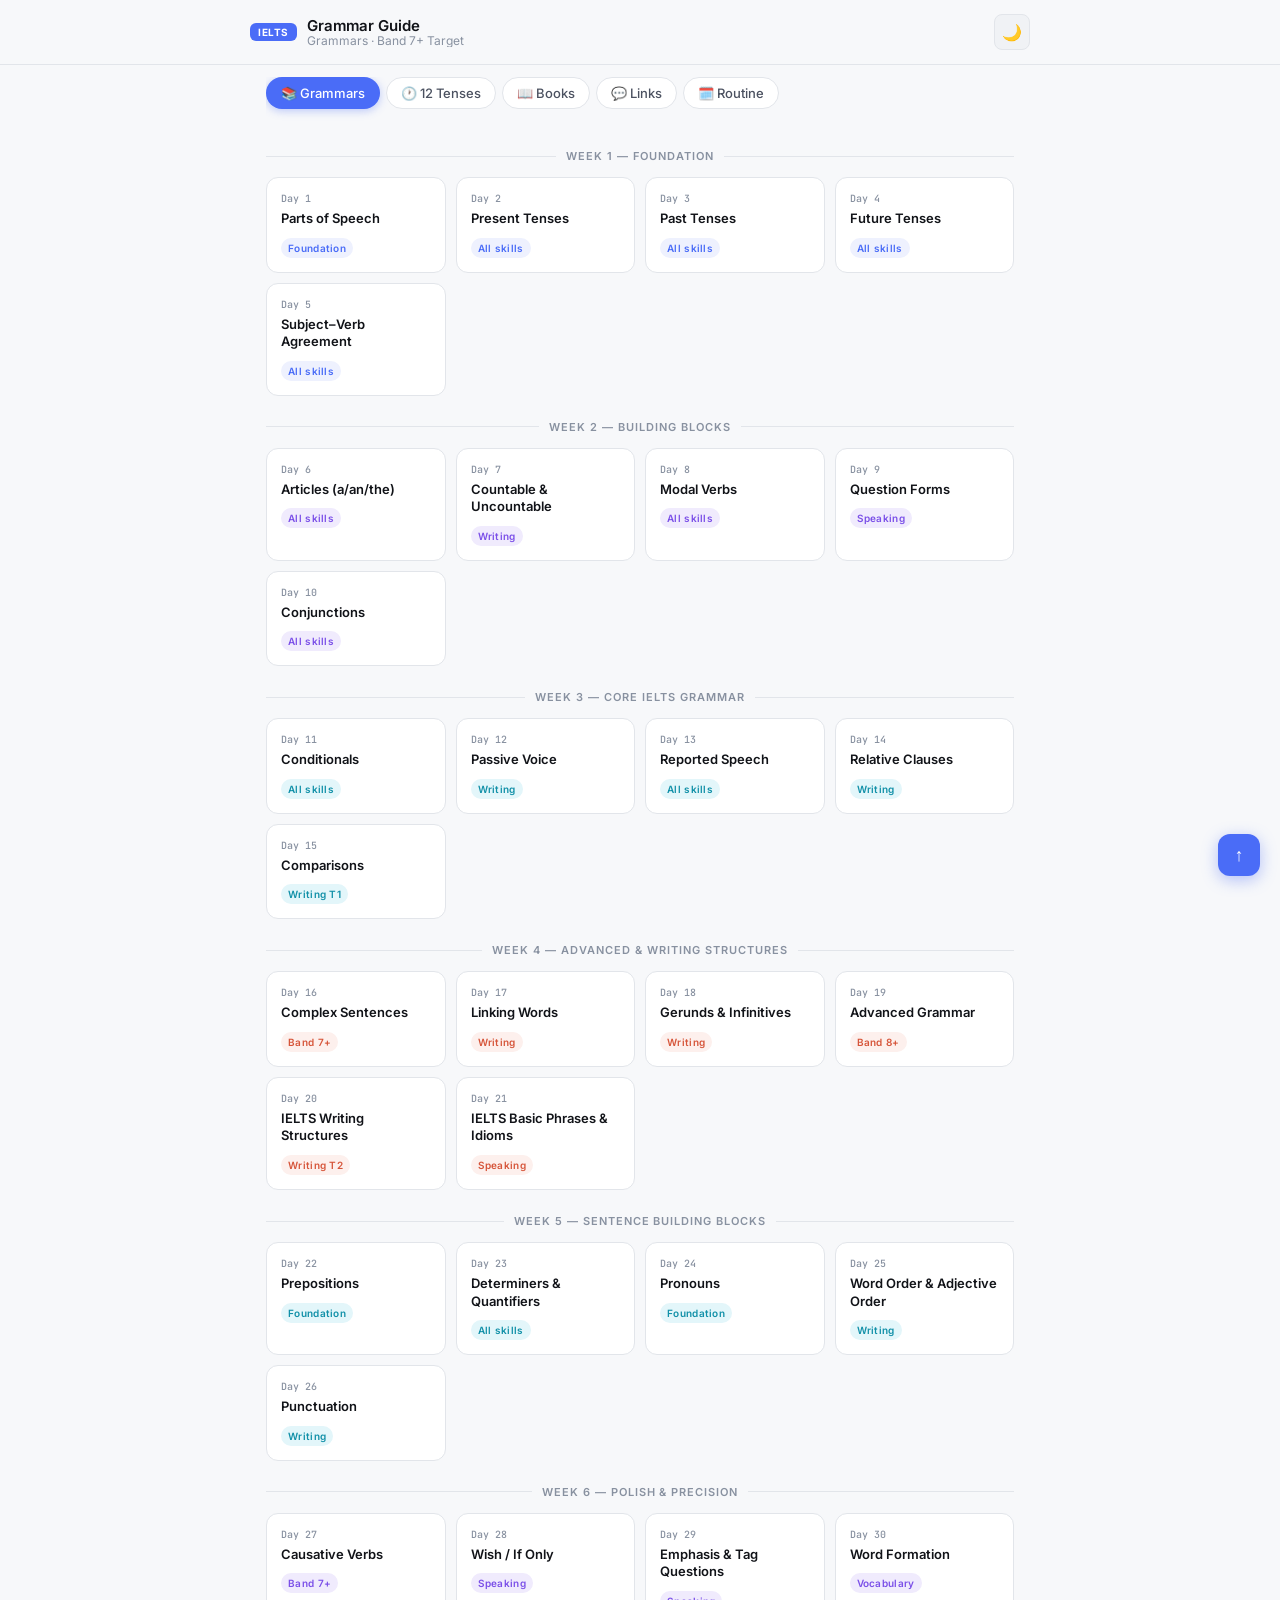
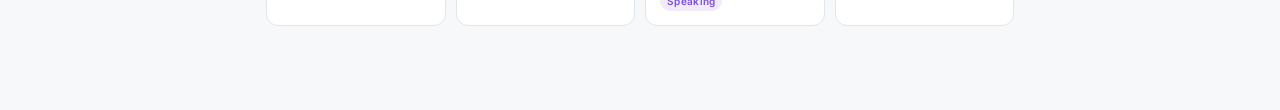
<file: ielts.html>
<!DOCTYPE html>
<html lang="en" data-theme="light">

<head>
  <meta charset="UTF-8">
  <meta name="viewport" content="width=device-width, initial-scale=1.0">
  <title>IELTS Grammar — Book</title>
  <link
    href="https://fonts.googleapis.com/css2?family=Inter:wght@400;500;600;700&family=JetBrains+Mono:wght@400;500&family=Noto+Sans+Bengali:wght@400;500;600;700&display=swap"
    rel="stylesheet">
  <style>
    /* ── TOKENS ── */
    :root {
      --bg: #F7F8FA;
      --surface: #FFFFFF;
      --surface2: #F0F2F5;
      --border: #E2E5EA;
      --border2: #CDD1D8;
      --text: #111318;
      --text2: #4B5160;
      --text3: #8891A0;
      --accent: #4A6CF7;
      --accent-soft: #EEF1FE;
      --accent-mid: #C5CFFE;
      --green: #16A071;
      --green-soft: #E4F6F0;
      --red: #D63B2A;
      --red-soft: #FDECEA;
      --amber: #C07B10;
      --amber-soft: #FEF3DE;
      --purple: #7B50E8;
      --purple-soft: #F0EBFD;
      --teal: #1190A8;
      --teal-soft: #E3F6FA;
      --coral: #D6553A;
      --coral-soft: #FDF0ED;
      --shadow: 0 1px 4px rgba(0, 0, 0, .07), 0 4px 16px rgba(0, 0, 0, .05);
      --shadow-hover: 0 4px 20px rgba(74, 108, 247, .15);
      --radius: 12px;
      --radius-sm: 8px;
    }

    [data-theme="dark"] {
      --bg: #0E1117;
      --surface: #161B25;
      --surface2: #1E2433;
      --border: #2A3044;
      --border2: #3A4460;
      --text: #E8EBF2;
      --text2: #9AA3B8;
      --text3: #5A6480;
      --accent: #6B8AFA;
      --accent-soft: #1A2150;
      --accent-mid: #2E3D80;
      --green: #2BC08A;
      --green-soft: #0D2A20;
      --red: #F06B5B;
      --red-soft: #2A1210;
      --amber: #F0A830;
      --amber-soft: #2A1E08;
      --purple: #A882F5;
      --purple-soft: #1E1540;
      --teal: #38C0DB;
      --teal-soft: #0C2530;
      --coral: #F0836A;
      --coral-soft: #2A1510;
      --shadow: 0 1px 4px rgba(0, 0, 0, .4), 0 4px 16px rgba(0, 0, 0, .3);
      --shadow-hover: 0 4px 20px rgba(107, 138, 250, .2);
    }

    /* ── RESET ── */
    *,
    *::before,
    *::after {
      box-sizing: border-box;
      margin: 0;
      padding: 0;
    }

    html {
      scroll-behavior: smooth;
      -webkit-text-size-adjust: 100%;
      text-size-adjust: 100%;
    }

    body {
      font-family: 'Inter', system-ui, sans-serif;
      background: var(--bg);
      color: var(--text);
      min-height: 100vh;
      transition: background .25s, color .25s;
      -webkit-font-smoothing: antialiased;
      overflow-x: hidden;
      width: 100%;
      max-width: 100vw;
    }

    /* ── LAYOUT ── */
    .app {
      max-width: 780px;
      margin: 0 auto;
      padding: 0 16px 80px;
      padding-bottom: calc(80px + env(safe-area-inset-bottom, 0px));
      overflow-x: clip;
    }

    /* ── HEADER ── */
    .header {
      position: sticky;
      top: 0;
      z-index: 100;
      background: var(--bg);
      border-bottom: 1px solid var(--border);
      padding: 14px max(16px, env(safe-area-inset-right, 0px)) 14px max(16px, env(safe-area-inset-left, 0px));
      margin: 0;
      backdrop-filter: blur(12px);
      -webkit-backdrop-filter: blur(12px);
      transition: background .25s, border-color .25s;
    }

    .header-inner {
      max-width: 780px;
      margin: 0 auto;
      display: flex;
      align-items: center;
      justify-content: space-between;
      gap: 12px;
      min-width: 0;
    }

    .logo {
      display: flex;
      align-items: center;
      gap: 10px;
      min-width: 0;
    }

    .logo > div {
      min-width: 0;
    }

    .logo-badge {
      background: var(--accent);
      color: #fff;
      font-size: 10px;
      font-weight: 700;
      letter-spacing: .06em;
      padding: 4px 8px;
      border-radius: 6px;
      line-height: 1;
      flex-shrink: 0;
    }

    .logo-title {
      font-size: 15px;
      font-weight: 600;
      color: var(--text);
      line-height: 1;
      white-space: nowrap;
      overflow: hidden;
      text-overflow: ellipsis;
    }

    .logo-sub {
      font-size: 12px;
      color: var(--text3);
      line-height: 1;
      margin-top: 2px;
      white-space: nowrap;
      overflow: hidden;
      text-overflow: ellipsis;
    }

    .header-right {
      display: flex;
      align-items: center;
      gap: 10px;
    }

    .theme-btn {
      background: var(--surface2);
      border: 1px solid var(--border);
      color: var(--text2);
      width: 36px;
      height: 36px;
      border-radius: 8px;
      display: flex;
      align-items: center;
      justify-content: center;
      cursor: pointer;
      font-size: 16px;
      transition: all .15s;
      flex-shrink: 0;
    }

    .theme-btn:hover {
      border-color: var(--border2);
      color: var(--text);
    }

    /* ── PROGRESS ── */
    .progress-section {
      padding: 20px 0 0;
    }

    .progress-header {
      display: flex;
      align-items: center;
      justify-content: space-between;
      margin-bottom: 8px;
    }

    .progress-label {
      font-size: 13px;
      font-weight: 500;
      color: var(--text2);
    }

    .progress-count {
      font-size: 13px;
      font-weight: 600;
      color: var(--accent);
      font-family: 'JetBrains Mono', monospace;
    }

    .progress-bar {
      height: 6px;
      background: var(--surface2);
      border-radius: 99px;
      overflow: hidden;
    }

    .progress-fill {
      height: 100%;
      background: linear-gradient(90deg, var(--accent), var(--green));
      border-radius: 99px;
      transition: width .5s cubic-bezier(.4, 0, .2, 1);
      width: 0%;
    }

    /* ── TABS ── */
    .tabs-wrap {
      position: sticky;
      top: 65px;
      z-index: 90;
      background: var(--bg);
      padding: 12px 0 0;
      margin: 0 -16px;
      padding-left: 16px;
      padding-right: 16px;
      transition: background .25s;
    }

    .tabs {
      display: flex;
      gap: 6px;
      overflow-x: auto;
      padding-bottom: 12px;
      scrollbar-width: none;
    }

    .tabs::-webkit-scrollbar {
      display: none;
    }

    .tab {
      flex-shrink: 0;
      font-size: 13px;
      font-weight: 500;
      padding: 7px 14px;
      border-radius: 99px;
      cursor: pointer;
      border: 1px solid var(--border);
      color: var(--text2);
      background: var(--surface);
      transition: all .15s;
      white-space: nowrap;
      user-select: none;
    }

    .tab:hover {
      border-color: var(--border2);
      color: var(--text);
    }

    .tab.active {
      background: var(--accent);
      color: #fff;
      border-color: transparent;
      box-shadow: 0 2px 8px rgba(74, 108, 247, .35);
    }

    /* ── PANELS ── */
    .panel {
      display: none;
      padding-top: 4px;
    }

    .panel.show {
      display: block;
      animation: panelIn .34s cubic-bezier(.22, 1, .36, 1);
    }

    @keyframes panelIn {
      from {
        opacity: 0;
        transform: translateY(14px);
      }

      to {
        opacity: 1;
        transform: translateY(0);
      }
    }

    @media (prefers-reduced-motion: reduce) {
      .panel.show {
        animation: none;
      }

      .modal-backdrop,
      .detail {
        transition: none;
      }
    }

    /* ── WEEK HEADERS ── */
    .week-header {
      display: flex;
      align-items: center;
      gap: 10px;
      margin: 24px 0 14px;
      font-size: 11px;
      font-weight: 600;
      letter-spacing: .09em;
      text-transform: uppercase;
      color: var(--text3);
    }

    .week-header::before,
    .week-header::after {
      content: '';
      flex: 1;
      height: 1px;
      background: var(--border);
    }

    /* ── CARDS GRID ── */
    .grid {
      display: grid;
      grid-template-columns: repeat(auto-fill, minmax(155px, 1fr));
      gap: 10px;
      margin-bottom: 4px;
    }

    .card {
      background: var(--surface);
      border: 1px solid var(--border);
      border-radius: var(--radius);
      padding: 14px;
      cursor: pointer;
      transition: all .18s;
      position: relative;
      overflow: hidden;
    }

    .card::before {
      content: '';
      position: absolute;
      top: 0;
      left: 0;
      width: 3px;
      height: 100%;
      background: transparent;
      transition: background .18s;
    }

    .card:hover {
      border-color: var(--border2);
      box-shadow: var(--shadow);
      transform: translateY(-1px);
    }

    .card:hover::before {
      background: var(--accent);
    }

    .card.done {
      border-color: var(--green);
      background: var(--green-soft);
    }

    .card.done::before {
      background: var(--green);
    }

    .card-day {
      font-family: 'JetBrains Mono', monospace;
      font-size: 10px;
      font-weight: 500;
      color: var(--text3);
      margin-bottom: 5px;
    }

    .card-title {
      font-size: 13px;
      font-weight: 600;
      color: var(--text);
      line-height: 1.35;
      margin-bottom: 8px;
    }

    .done .card-title {
      color: var(--green);
    }

    .done-icon {
      display: none;
      position: absolute;
      top: 10px;
      right: 10px;
      font-size: 12px;
      color: var(--green);
    }

    .done .done-icon {
      display: block;
    }

    /* ── BADGE ── */
    .badge {
      display: inline-block;
      font-size: 10px;
      font-weight: 600;
      letter-spacing: .03em;
      padding: 2px 7px;
      border-radius: 99px;
      line-height: 1.6;
    }

    .b-blue {
      background: var(--accent-soft);
      color: var(--accent);
    }

    .b-purple {
      background: var(--purple-soft);
      color: var(--purple);
    }

    .b-teal {
      background: var(--teal-soft);
      color: var(--teal);
    }

    .b-coral {
      background: var(--coral-soft);
      color: var(--coral);
    }

    .b-amber {
      background: var(--amber-soft);
      color: var(--amber);
    }

    /* ── DETAIL MODAL ── */
    .modal-backdrop {
      position: fixed;
      inset: 0;
      z-index: 900;
      background: rgba(15, 18, 28, .48);
      backdrop-filter: blur(3px);
      -webkit-backdrop-filter: blur(3px);
      opacity: 0;
      visibility: hidden;
      pointer-events: none;
      transition: opacity .28s ease, visibility .28s ease;
    }

    .modal-backdrop.show {
      opacity: 1;
      visibility: visible;
      pointer-events: auto;
    }

    .detail {
      position: fixed;
      top: 50%;
      left: 50%;
      z-index: 950;
      width: min(720px, calc(100vw - 32px));
      max-height: min(85vh, 900px);
      overflow-x: hidden;
      overflow-y: auto;
      overscroll-behavior: contain;
      background: var(--surface);
      border: 1px solid var(--border);
      border-left: 3px solid var(--accent);
      border-radius: var(--radius);
      padding: 20px;
      margin: 0;
      box-shadow: var(--shadow-hover);
      -webkit-overflow-scrolling: touch;
      opacity: 0;
      visibility: hidden;
      pointer-events: none;
      transform: translate(-50%, calc(-50% + 18px)) scale(.97);
      transition:
        opacity .28s ease,
        transform .34s cubic-bezier(.22, 1, .36, 1),
        visibility .28s ease;
    }

    .detail.show {
      opacity: 1;
      visibility: visible;
      pointer-events: auto;
      transform: translate(-50%, -50%) scale(1);
    }

    .detail h3 {
      font-size: 16px;
      font-weight: 700;
      color: var(--text);
      margin-bottom: 14px;
      display: flex;
      align-items: center;
      gap: 8px;
      flex-wrap: wrap;
      line-height: 1.35;
    }

    .detail h3::after {
      content: '';
      flex: 1;
      min-width: 24px;
      height: 1px;
      background: var(--border);
    }

    /* ── RULE TEXT ── */
    .rule {
      font-size: 13.5px;
      color: var(--text2);
      line-height: 1.65;
      margin: 8px 0 4px;
    }

    .rule strong {
      color: var(--text);
      font-weight: 600;
    }

    /* ── EXAMPLE ── */
    .ex {
      font-family: 'JetBrains Mono', monospace;
      font-size: 12.5px;
      background: var(--surface2);
      border-left: 3px solid var(--accent-mid);
      padding: 8px 12px;
      border-radius: 0 6px 6px 0;
      margin: 5px 0;
      color: var(--text);
      line-height: 1.55;
      overflow-wrap: anywhere;
      word-break: break-word;
    }

    .ex a {
      color: var(--accent);
      word-break: break-all;
    }

    /* ── GOOD / BAD ── */
    .good {
      color: var(--green);
      font-weight: 600;
    }

    .bad {
      color: var(--red);
      font-weight: 600;
    }

    /* ── TABLE ── */
    .row-table {
      width: 100%;
      border-collapse: collapse;
      font-size: 13px;
      margin: 10px 0;
      border-radius: var(--radius-sm);
      overflow: hidden;
    }

    .row-table th {
      text-align: left;
      background: var(--surface2);
      color: var(--text2);
      font-weight: 600;
      font-size: 11px;
      letter-spacing: .05em;
      text-transform: uppercase;
      padding: 8px 12px;
      border-bottom: 1px solid var(--border);
    }

    .row-table td {
      padding: 8px 12px;
      color: var(--text);
      border-bottom: 1px solid var(--border);
      vertical-align: top;
      line-height: 1.5;
      overflow-wrap: anywhere;
      word-break: break-word;
    }

    .row-table tr:last-child td {
      border-bottom: none;
    }

    .row-table tr:hover td {
      background: var(--surface2);
    }

    .table-scroll,
    .tense-table-wrap {
      overflow-x: auto;
      -webkit-overflow-scrolling: touch;
      margin: 10px 0;
      max-width: 100%;
    }

    .table-scroll .row-table,
    .tense-table-wrap .row-table {
      margin: 0;
    }

    @media (max-width: 640px) {
      .table-scroll .row-table,
      .tense-table-wrap .row-table {
        min-width: 480px;
      }
    }

    /* ── BUTTON ROW ── */
    .btn-row {
      display: flex;
      gap: 8px;
      margin-top: 16px;
      flex-wrap: wrap;
    }

    .btn {
      font-size: 13px;
      font-weight: 500;
      font-family: 'Inter', sans-serif;
      padding: 8px 16px;
      border-radius: var(--radius-sm);
      border: 1px solid var(--border);
      background: var(--surface2);
      color: var(--text2);
      cursor: pointer;
      transition: all .15s;
    }

    .btn:hover {
      border-color: var(--border2);
      color: var(--text);
    }

    .btn-done {
      background: var(--green-soft);
      color: var(--green);
      border-color: var(--green);
      font-weight: 600;
    }

    .btn-done:hover {
      opacity: .85;
    }

    /* ── SECTION HEADERS (non-plan panels) ── */
    .section-title {
      font-size: 13px;
      font-weight: 600;
      letter-spacing: .07em;
      text-transform: uppercase;
      color: var(--text3);
      padding: 20px 0 10px;
      border-bottom: 1px solid var(--border);
      margin-bottom: 16px;
    }

    /* ── ADVANCED BLOCKS ── */
    .adv-block {
      background: var(--surface);
      border: 1px solid var(--border);
      border-radius: var(--radius);
      padding: 16px 18px;
      margin-bottom: 12px;
    }

    .adv-block h4 {
      font-size: 14px;
      font-weight: 700;
      color: var(--text);
      margin-bottom: 10px;
    }

    .adv-num {
      display: inline-flex;
      align-items: center;
      justify-content: center;
      width: 22px;
      height: 22px;
      border-radius: 6px;
      background: var(--accent-soft);
      color: var(--accent);
      font-size: 11px;
      font-weight: 700;
      margin-right: 6px;
      flex-shrink: 0;
    }

    /* ── MISTAKES TABLE ── */
    .mistakes-note {
      font-size: 13px;
      color: var(--text2);
      margin-bottom: 14px;
      padding: 10px 14px;
      background: var(--amber-soft);
      border-radius: var(--radius-sm);
      border-left: 3px solid var(--amber);
    }

    /* ── BOOKS ── */
    .book-card {
      background: var(--surface);
      border: 1px solid var(--border);
      border-radius: var(--radius);
      padding: 16px 18px;
      margin-bottom: 10px;
      transition: box-shadow .15s;
    }

    .book-card:hover {
      box-shadow: var(--shadow);
    }

    .book-card.featured {
      border-color: var(--green);
    }

    .book-label {
      font-size: 11px;
      font-weight: 600;
      text-transform: uppercase;
      letter-spacing: .06em;
      color: var(--text3);
      margin-bottom: 5px;
    }

    .book-card.featured .book-label {
      color: var(--green);
    }

    .book-title {
      font-size: 15px;
      font-weight: 700;
      color: var(--text);
      margin-bottom: 6px;
    }

    .book-desc {
      font-size: 13px;
      color: var(--text2);
      line-height: 1.6;
    }

    /* ── TENSES TABLE WRAP ── */
    /* ── SCROLL TO TOP ── */
    .fab {
      position: fixed;
      bottom: max(24px, env(safe-area-inset-bottom, 0px));
      right: max(20px, env(safe-area-inset-right, 0px));
      width: 42px;
      height: 42px;
      background: var(--accent);
      color: #fff;
      border: none;
      border-radius: 12px;
      cursor: pointer;
      font-size: 18px;
      display: flex;
      align-items: center;
      justify-content: center;
      box-shadow: 0 4px 16px rgba(74, 108, 247, .4);
      transition: all .15s;
      z-index: 200;
    }

    .fab:hover {
      transform: translateY(-2px);
    }

    /* ── ROUTINE GUIDE ── */
    .routine-guide {
      font-family: 'Noto Sans Bengali', 'Inter', system-ui, sans-serif;
    }

    .routine-hero {
      background: var(--surface);
      border: 1px solid var(--border);
      border-radius: var(--radius);
      padding: 18px 16px;
      margin-bottom: 16px;
      box-shadow: var(--shadow);
    }

    .routine-hero h2 {
      font-size: 18px;
      font-weight: 700;
      line-height: 1.45;
      color: var(--text);
      margin-bottom: 8px;
    }

    .routine-hero p {
      font-size: 13.5px;
      color: var(--text2);
      line-height: 1.7;
    }

    .routine-block {
      background: var(--surface);
      border: 1px solid var(--border);
      border-radius: var(--radius);
      padding: 16px;
      margin-bottom: 12px;
    }

    .routine-block h3 {
      font-size: 15px;
      font-weight: 700;
      color: var(--text);
      margin-bottom: 10px;
      line-height: 1.4;
      display: flex;
      align-items: flex-start;
      gap: 8px;
    }

    .routine-block h4 {
      font-size: 13.5px;
      font-weight: 700;
      color: var(--text);
      margin: 14px 0 8px;
    }

    .routine-block p,
    .routine-block li {
      font-size: 13.5px;
      color: var(--text2);
      line-height: 1.7;
    }

    .routine-block p {
      margin-bottom: 10px;
    }

    .routine-block p:last-child,
    .routine-block ul:last-child,
    .routine-block ol:last-child {
      margin-bottom: 0;
    }

    .routine-block strong {
      color: var(--text);
      font-weight: 600;
    }

    .routine-block a {
      color: var(--accent);
      font-weight: 600;
      text-decoration: underline;
      text-underline-offset: 2px;
    }

    .routine-block a:hover {
      color: var(--text);
    }

    .routine-block a strong {
      color: inherit;
      font-weight: 700;
    }

    .routine-block ol,
    .routine-block ul {
      padding-left: 1.2em;
      margin: 0 0 10px;
    }

    .routine-block li {
      margin-bottom: 8px;
    }

    .routine-block li:last-child {
      margin-bottom: 0;
    }

    .score-grid {
      display: grid;
      grid-template-columns: repeat(2, minmax(0, 1fr));
      gap: 8px;
      margin: 12px 0;
    }

    .score-card {
      background: var(--surface2);
      border: 1px solid var(--border);
      border-radius: var(--radius-sm);
      padding: 12px;
      min-width: 0;
    }

    .score-card .label {
      font-size: 12px;
      color: var(--text3);
      margin-bottom: 4px;
    }

    .score-card .value {
      font-family: 'JetBrains Mono', monospace;
      font-size: 20px;
      font-weight: 700;
      color: var(--accent);
      line-height: 1.2;
    }

    .score-card.alt .value {
      color: var(--teal);
    }

    .routine-note {
      font-size: 13px;
      color: var(--text2);
      line-height: 1.65;
      margin: 10px 0;
      padding: 10px 12px;
      background: var(--amber-soft);
      border-radius: var(--radius-sm);
      border-left: 3px solid var(--amber);
    }

    .routine-tip {
      font-size: 13px;
      color: var(--text2);
      line-height: 1.65;
      margin: 10px 0 0;
      padding: 10px 12px;
      background: var(--green-soft);
      border-radius: var(--radius-sm);
      border-left: 3px solid var(--green);
    }

    .routine-table-wrap {
      width: 100%;
      overflow-x: auto;
      -webkit-overflow-scrolling: touch;
      margin: 10px 0;
      border: 1px solid var(--border);
      border-radius: var(--radius-sm);
    }

    .routine-table {
      width: 100%;
      min-width: 280px;
      border-collapse: collapse;
      font-size: 13px;
    }

    .routine-table th,
    .routine-table td {
      padding: 10px 12px;
      text-align: left;
      vertical-align: top;
      border-bottom: 1px solid var(--border);
      color: var(--text2);
      line-height: 1.55;
      word-break: break-word;
    }

    .routine-table th {
      background: var(--surface2);
      color: var(--text);
      font-weight: 600;
      white-space: nowrap;
    }

    .routine-table tr:last-child td {
      border-bottom: none;
    }

    .routine-table td:first-child {
      color: var(--text);
      font-weight: 600;
      width: 34%;
      min-width: 88px;
    }

    .timeline-list {
      list-style: none;
      padding: 0;
      margin: 0;
    }

    .timeline-list li {
      position: relative;
      padding: 12px 12px 12px 16px;
      margin-bottom: 8px;
      background: var(--surface2);
      border: 1px solid var(--border);
      border-radius: var(--radius-sm);
      border-left: 3px solid var(--accent);
    }

    .timeline-list li:last-child {
      margin-bottom: 0;
    }

    .timeline-list strong {
      display: block;
      margin-bottom: 4px;
      color: var(--text);
    }

    .video-refs {
      display: flex;
      flex-direction: column;
      gap: 8px;
      margin: 4px 0 16px;
    }

    .video-refs .book-link {
      min-height: 52px;
      gap: 10px;
      padding: 12px;
    }

    .video-refs .book-title {
      font-family: 'Noto Sans Bengali', 'Inter', system-ui, sans-serif;
      overflow-wrap: anywhere;
      word-break: break-word;
    }

    .video-refs .book-meta {
      min-width: 0;
    }

    .routine-topics {
      display: grid;
      grid-template-columns: repeat(auto-fill, minmax(155px, 1fr));
      gap: 10px;
      margin-bottom: 8px;
    }

    .routine-topic {
      background: var(--surface);
      border: 1px solid var(--border);
      border-radius: var(--radius);
      padding: 14px;
      cursor: pointer;
      transition: all .18s;
      position: relative;
      overflow: hidden;
      text-align: left;
      width: 100%;
      font: inherit;
      color: inherit;
      -webkit-tap-highlight-color: transparent;
      touch-action: manipulation;
      min-height: 88px;
    }

    .routine-topic::before {
      content: '';
      position: absolute;
      top: 0;
      left: 0;
      width: 3px;
      height: 100%;
      background: transparent;
      transition: background .18s;
    }

    .routine-topic:hover {
      border-color: var(--border2);
      box-shadow: var(--shadow);
      transform: translateY(-1px);
    }

    .routine-topic:hover::before,
    .routine-topic:focus-visible::before {
      background: var(--accent);
    }

    .routine-topic:focus-visible {
      outline: 2px solid var(--accent);
      outline-offset: 2px;
    }

    .routine-topic:active {
      transform: scale(.99);
      background: var(--surface2);
    }

    .routine-topic .card-day {
      font-family: 'JetBrains Mono', monospace;
      font-size: 10px;
      font-weight: 500;
      color: var(--text3);
      margin-bottom: 5px;
    }

    .routine-topic .card-title {
      font-family: 'Noto Sans Bengali', 'Inter', system-ui, sans-serif;
      font-size: 13px;
      font-weight: 600;
      color: var(--text);
      line-height: 1.4;
      margin-bottom: 8px;
      overflow-wrap: anywhere;
      word-break: break-word;
    }

    .detail.routine-detail {
      font-family: 'Noto Sans Bengali', 'Inter', system-ui, sans-serif;
      overflow-wrap: anywhere;
      word-break: break-word;
    }

    .detail.routine-detail h4 {
      font-size: 13.5px;
      font-weight: 700;
      color: var(--text);
      margin: 14px 0 8px;
    }

    .detail.routine-detail p,
    .detail.routine-detail li {
      font-size: 13.5px;
      color: var(--text2);
      line-height: 1.7;
    }

    .detail.routine-detail p {
      margin-bottom: 10px;
    }

    .detail.routine-detail strong {
      color: var(--text);
      font-weight: 600;
    }

    .detail.routine-detail a {
      color: var(--accent);
      font-weight: 700;
      text-decoration: underline;
      text-underline-offset: 2px;
    }

    .detail.routine-detail a:hover {
      color: var(--text);
    }

    .detail.routine-detail a strong {
      color: inherit;
      font-weight: 700;
    }

    .detail.routine-detail ol,
    .detail.routine-detail ul {
      padding-left: 1.2em;
      margin: 0 0 10px;
    }

    .detail.routine-detail li {
      margin-bottom: 8px;
    }

    .detail.routine-detail li:last-child {
      margin-bottom: 0;
    }

    .detail.routine-detail > .btn-row {
      position: sticky;
      bottom: 0;
      background: linear-gradient(to top, var(--surface) 72%, transparent);
      padding-top: 14px;
      margin-top: 12px;
      z-index: 2;
    }

    /* ── EMPTY STATE ── */
    .congrats {
      text-align: center;
      padding: 28px 16px;
      display: none;
    }

    .congrats.show {
      display: block;
    }

    .congrats .emoji {
      font-size: 40px;
      margin-bottom: 8px;
    }

    .congrats h2 {
      font-size: 18px;
      font-weight: 700;
      margin-bottom: 6px;
    }

    .congrats p {
      font-size: 14px;
      color: var(--text2);
    }

    /* ── BOOKS ── */
    .book-list {
      display: flex;
      flex-direction: column;
      gap: 8px;
      margin-bottom: 8px;
    }

    .book-link {
      display: flex;
      align-items: center;
      gap: 12px;
      padding: 12px 14px;
      background: var(--surface);
      border: 1px solid var(--border);
      border-radius: var(--radius-sm);
      text-decoration: none;
      color: var(--text);
      transition: all .15s;
      box-shadow: var(--shadow);
    }

    .book-link:hover {
      border-color: var(--accent-mid);
      box-shadow: var(--shadow-hover);
      transform: translateY(-1px);
    }

    .book-num {
      flex-shrink: 0;
      width: 36px;
      height: 36px;
      border-radius: 8px;
      background: var(--accent-soft);
      color: var(--accent);
      font-size: 12px;
      font-weight: 700;
      font-family: 'JetBrains Mono', monospace;
      display: flex;
      align-items: center;
      justify-content: center;
    }

    .book-meta {
      flex: 1;
      min-width: 0;
    }

    .book-title {
      font-size: 14px;
      font-weight: 600;
      line-height: 1.3;
    }

    .book-sub {
      font-size: 12px;
      color: var(--text3);
      margin-top: 2px;
    }

    .book-action {
      flex-shrink: 0;
      font-size: 12px;
      font-weight: 600;
      color: var(--accent);
      padding: 6px 10px;
      border-radius: 99px;
      background: var(--accent-soft);
    }

    .book-link:hover .book-action {
      background: var(--accent);
      color: #fff;
    }

    /* ── MOBILE RESPONSIVE ── */
    @media (max-width: 640px) {
      .app {
        padding: 0 12px 88px;
        padding-bottom: calc(88px + env(safe-area-inset-bottom, 0px));
      }

      .header {
        padding: 12px max(12px, env(safe-area-inset-right, 0px)) 12px max(12px, env(safe-area-inset-left, 0px));
        margin: 0;
      }

      .logo {
        gap: 8px;
      }

      .logo-title {
        font-size: 14px;
      }

      .logo-sub {
        font-size: 11px;
      }

      .tabs-wrap {
        top: 58px;
        margin: 0 -12px;
        padding-left: 12px;
        padding-right: 12px;
      }

      .tab {
        padding: 8px 12px;
        font-size: 12.5px;
      }

      .grid {
        grid-template-columns: 1fr 1fr;
        gap: 8px;
      }

      .card {
        padding: 12px;
      }

      .card-title {
        font-size: 12.5px;
      }

      .detail {
        top: auto;
        left: 0;
        right: 0;
        bottom: 0;
        width: 100%;
        max-width: 100%;
        max-height: min(92dvh, 92vh);
        border-radius: 16px 16px 0 0;
        border-left: 1px solid var(--border);
        border-top: 3px solid var(--accent);
        padding: 16px 14px calc(16px + env(safe-area-inset-bottom, 0px));
        box-sizing: border-box;
        transform: translateY(110%);
      }

      .detail.show {
        transform: translateY(0);
      }

      .detail h3 {
        font-size: 15px;
      }

      .detail h3::after {
        display: none;
      }

      .rule {
        font-size: 13px;
      }

      .ex {
        font-size: 12px;
        padding: 8px 10px;
      }

      .row-table {
        font-size: 12px;
      }

      .row-table th,
      .row-table td {
        padding: 7px 8px;
      }

      .btn {
        min-height: 40px;
        padding: 10px 14px;
      }

      .btn-row {
        position: sticky;
        bottom: 0;
        background: linear-gradient(to top, var(--surface) 70%, transparent);
        padding-top: 12px;
        margin-top: 12px;
      }

      .adv-block {
        padding: 14px;
      }

      .book-link {
        padding: 12px;
        gap: 10px;
      }

      .book-num {
        width: 32px;
        height: 32px;
        font-size: 11px;
      }

      .book-title {
        font-size: 13px;
      }

      .book-action {
        padding: 6px 8px;
        font-size: 11px;
      }

      .section-title {
        font-size: 12px;
        padding: 16px 0 8px;
      }

      .routine-hero {
        padding: 14px 12px;
        margin-bottom: 12px;
      }

      .routine-hero h2 {
        font-size: clamp(15px, 4.4vw, 17px);
        line-height: 1.4;
      }

      .routine-hero p {
        font-size: 13px;
        line-height: 1.65;
      }

      .routine-block {
        padding: 14px 12px;
      }

      .routine-block h3 {
        font-size: 14px;
      }

      .score-grid {
        grid-template-columns: repeat(2, minmax(0, 1fr));
        gap: 8px;
      }

      .score-card {
        padding: 10px;
      }

      .score-card .value {
        font-size: 18px;
      }

      .video-refs .book-link {
        align-items: flex-start;
        padding: 12px;
      }

      .video-refs .book-num {
        margin-top: 2px;
      }

      .video-refs .book-action {
        align-self: center;
      }

      .routine-topics {
        grid-template-columns: 1fr;
        gap: 8px;
      }

      .routine-topic {
        display: flex;
        align-items: center;
        gap: 12px;
        min-height: 56px;
        padding: 12px 14px 12px 16px;
      }

      .routine-topic .card-day {
        margin: 0;
        flex-shrink: 0;
        width: 28px;
        height: 28px;
        border-radius: 8px;
        background: var(--accent-soft);
        color: var(--accent);
        display: inline-flex;
        align-items: center;
        justify-content: center;
        font-size: 11px;
        font-weight: 700;
      }

      .routine-topic .card-title {
        flex: 1;
        min-width: 0;
        margin: 0;
        font-size: 13.5px;
      }

      .routine-topic .badge {
        flex-shrink: 0;
        margin-left: auto;
      }

      .detail.routine-detail {
        padding: 14px 14px calc(14px + env(safe-area-inset-bottom, 0px));
      }

      .detail.routine-detail::before {
        content: '';
        display: block;
        width: 36px;
        height: 4px;
        border-radius: 99px;
        background: var(--border2);
        margin: 0 auto 14px;
      }

      .detail.routine-detail h3 {
        font-size: 15px;
        margin-bottom: 12px;
      }

      .detail.routine-detail h4 {
        font-size: 13px;
      }

      .detail.routine-detail p,
      .detail.routine-detail li {
        font-size: 13px;
        line-height: 1.65;
      }

      .detail.routine-detail ol,
      .detail.routine-detail ul {
        padding-left: 1.05em;
      }

      .routine-note,
      .routine-tip {
        font-size: 12.5px;
        padding: 10px;
      }

      .timeline-list li {
        padding: 10px 12px;
      }

      .routine-table-wrap {
        border: none;
        overflow: visible;
      }

      .routine-table {
        min-width: 0;
        border: 1px solid var(--border);
        border-radius: var(--radius-sm);
        overflow: hidden;
      }

      .routine-table thead {
        display: none;
      }

      .routine-table,
      .routine-table tbody,
      .routine-table tr,
      .routine-table td {
        display: block;
        width: 100%;
      }

      .routine-table tr {
        padding: 10px 12px;
        border-bottom: 1px solid var(--border);
      }

      .routine-table tr:last-child {
        border-bottom: none;
      }

      .routine-table td {
        padding: 0;
        border: none;
        width: 100%;
        min-width: 0;
      }

      .routine-table td:first-child {
        width: 100%;
        min-width: 0;
        margin-bottom: 4px;
        font-size: 12px;
        color: var(--accent);
      }

      .routine-table td:last-child {
        font-size: 13px;
        color: var(--text2);
      }

      .detail.routine-detail > .btn-row .btn {
        width: 100%;
        min-height: 44px;
      }

      .fab {
        width: 44px;
        height: 44px;
        bottom: max(16px, env(safe-area-inset-bottom, 0px));
        right: max(14px, env(safe-area-inset-right, 0px));
      }
    }

    @media (max-width: 380px) {
      .grid {
        grid-template-columns: 1fr;
      }

      .logo-sub {
        display: none;
      }

      .book-action {
        display: none;
      }

      .routine-topic .badge {
        display: none;
      }

      .video-refs .book-sub {
        font-size: 11px;
      }
    }

    @media (hover: none) {
      .card:hover {
        transform: none;
        box-shadow: none;
      }

      .routine-topic:hover {
        transform: none;
        box-shadow: none;
      }

      .book-link:hover {
        transform: none;
      }

      .fab:hover {
        transform: none;
      }
    }
  </style>
</head>

<body>

  <!-- STICKY HEADER -->
  <header class="header">
    <div class="header-inner">
      <div class="logo">
        <span class="logo-badge">IELTS</span>
        <div>
          <div class="logo-title">Grammar Guide</div>
          <div class="logo-sub">Grammars · Band 7+ Target</div>
        </div>
      </div>
      <div class="header-right">
        <button class="theme-btn" onclick="toggleTheme()" id="theme-btn" title="Toggle dark/light mode">🌙</button>
      </div>
    </div>
  </header>

  <div class="app">

    <!-- TABS -->
    <div class="tabs-wrap">
      <div class="tabs">
        <span class="tab active" onclick="switchTab('plan', this)">📚 Grammars</span>
        <span class="tab" onclick="switchTab('tenses', this)">🕐 12 Tenses</span>
        <span class="tab" onclick="switchTab('books', this)">📖 Books</span>
        <span class="tab" onclick="switchTab('links', this)">💬 Links</span>
        <span class="tab" onclick="switchTab('routine', this)">🗓️ Routine</span>
      </div>
    </div>

    <!-- ══════════ GRAMMARS ══════════ -->
    <div id="panel-plan" class="panel show">

      <!-- WEEK 1 -->
      <div class="week-header">Week 1 — Foundation</div>
      <div class="grid">
        <div class="card" id="c1" onclick="openCard(1)">
          <div class="card-day">Day 1</div>
          <div class="card-title">Parts of Speech</div>
          <span class="badge b-blue">Foundation</span>
        </div>
        <div class="card" id="c2" onclick="openCard(2)">
          <div class="card-day">Day 2</div>
          <div class="card-title">Present Tenses</div>
          <span class="badge b-blue">All skills</span>
        </div>
        <div class="card" id="c3" onclick="openCard(3)">
          <div class="card-day">Day 3</div>
          <div class="card-title">Past Tenses</div>
          <span class="badge b-blue">All skills</span>
        </div>
        <div class="card" id="c4" onclick="openCard(4)">
          <div class="card-day">Day 4</div>
          <div class="card-title">Future Tenses</div>
          <span class="badge b-blue">All skills</span>
        </div>
        <div class="card" id="c5" onclick="openCard(5)">
          <div class="card-day">Day 5</div>
          <div class="card-title">Subject–Verb Agreement</div>
          <span class="badge b-blue">All skills</span>
        </div>
      </div>

      <div id="d1" class="detail">
        <h3>Parts of Speech</h3>
        <table class="row-table">
          <tr>
            <th>Type</th>
            <th>Examples</th>
          </tr>
          <tr>
            <td>Noun</td>
            <td>book, student, city</td>
          </tr>
          <tr>
            <td>Pronoun</td>
            <td>he, she, they, it</td>
          </tr>
          <tr>
            <td>Verb</td>
            <td>go, eat, study, is</td>
          </tr>
          <tr>
            <td>Adjective</td>
            <td>beautiful, large, important</td>
          </tr>
          <tr>
            <td>Adverb</td>
            <td>quickly, carefully, very</td>
          </tr>
          <tr>
            <td>Preposition</td>
            <td>in, on, at, by, of</td>
          </tr>
          <tr>
            <td>Conjunction</td>
            <td>and, but, because, although</td>
          </tr>
        </table>
        <div class="btn-row">
          <button class="btn" onclick="closeCard(1)">Close</button>
        </div>
      </div>

      <div id="d2" class="detail">
        <h3>Present Tenses</h3>
        <p class="rule"><strong>Present Simple</strong> — habits, facts, general truths</p>
        <div class="ex">I study English every day.</div>
        <p class="rule"><strong>Present Continuous</strong> — happening now or temporary</p>
        <div class="ex">I am studying English now.</div>
        <p class="rule"><strong>Present Perfect</strong> — past action with present relevance</p>
        <div class="ex">I have studied English for 2 years.</div>
        <p class="rule"><strong>Present Perfect Continuous</strong> — ongoing action from past to now</p>
        <div class="ex">I have been studying English since 2024.</div>
        <div class="btn-row">
          <button class="btn" onclick="closeCard(2)">Close</button>
        </div>
      </div>

      <div id="d3" class="detail">
        <h3>Past Tenses</h3>
        <p class="rule"><strong>Past Simple</strong> — completed action at a specific time</p>
        <div class="ex">I studied English yesterday.</div>
        <p class="rule"><strong>Past Continuous</strong> — action in progress at a past time</p>
        <div class="ex">I was studying when he called.</div>
        <p class="rule"><strong>Past Perfect</strong> — action completed before another past action</p>
        <div class="ex">I had finished before he arrived.</div>
        <p class="rule"><strong>Past Perfect Continuous</strong> — ongoing action before a past point</p>
        <div class="ex">I had been studying for 3 hours before dinner.</div>
        <div class="btn-row">
          <button class="btn" onclick="closeCard(3)">Close</button>
        </div>
      </div>

      <div id="d4" class="detail">
        <h3>Future Tenses</h3>
        <p class="rule"><strong>Future Simple</strong> — prediction or instant decision</p>
        <div class="ex">I will study tomorrow.</div>
        <p class="rule"><strong>Future Continuous</strong> — action in progress at a future time</p>
        <div class="ex">I will be studying at 8 PM.</div>
        <p class="rule"><strong>Future Perfect</strong> — action completed before a future point</p>
        <div class="ex">I will have finished by next week.</div>
        <p class="rule"><strong>Future Perfect Continuous</strong> — duration up to a future point</p>
        <div class="ex">I will have been studying for 2 years by 2027.</div>
        <div class="btn-row">
          <button class="btn" onclick="closeCard(4)">Close</button>
        </div>
      </div>

      <div id="d5" class="detail">
        <h3>Subject–Verb Agreement</h3>
        <div class="ex"><span class="good">✔</span> He plays football.</div>
        <div class="ex"><span class="bad">✗</span> He play football.</div>
        <div class="ex"><span class="good">✔</span> The number of students has increased.</div>
        <div class="ex"><span class="good">✔</span> A number of students have withdrawn.</div>
        <div class="ex"><span class="good">✔</span> The committee has made its decision.</div>
        <div class="btn-row">
          <button class="btn" onclick="closeCard(5)">Close</button>
        </div>
      </div>

      <!-- WEEK 2 -->
      <div class="week-header">Week 2 — Building Blocks</div>
      <div class="grid">
        <div class="card" id="c6" onclick="openCard(6)">
          <div class="card-day">Day 6</div>
          <div class="card-title">Articles (a/an/the)</div>
          <span class="badge b-purple">All skills</span>
        </div>
        <div class="card" id="c7" onclick="openCard(7)">
          <div class="card-day">Day 7</div>
          <div class="card-title">Countable & Uncountable</div>
          <span class="badge b-purple">Writing</span>
        </div>
        <div class="card" id="c8" onclick="openCard(8)">
          <div class="card-day">Day 8</div>
          <div class="card-title">Modal Verbs</div>
          <span class="badge b-purple">All skills</span>
        </div>
        <div class="card" id="c9" onclick="openCard(9)">
          <div class="card-day">Day 9</div>
          <div class="card-title">Question Forms</div>
          <span class="badge b-purple">Speaking</span>
        </div>
        <div class="card" id="c10" onclick="openCard(10)">
          <div class="card-day">Day 10</div>
          <div class="card-title">Conjunctions</div>
          <span class="badge b-purple">All skills</span>
        </div>
      </div>

      <div id="d6" class="detail">
        <h3>Articles — a / an / the / zero</h3>
        <p class="rule"><strong>a/an</strong> = first mention or non-specific &nbsp;·&nbsp; <strong>the</strong> =
          specific or already known &nbsp;·&nbsp; <strong>no article</strong> = general plural/uncountable</p>
        <div class="ex">I saw a dog. The dog was black. (a = first mention → the = known)</div>
        <div class="ex">I ate an apple. (an before vowel sound)</div>
        <div class="ex">Education is essential for development. (no article — general)</div>
        <div class="ex">The internet has changed communication. (unique thing — use the)</div>
        <div class="btn-row">
          <button class="btn" onclick="closeCard(6)">Close</button>
        </div>
      </div>

      <div id="d7" class="detail">
        <h3>Countable & Uncountable Nouns</h3>
        <p class="rule"><strong>Countable:</strong> book, student, apple — can be plural. Use many/few.</p>
        <p class="rule"><strong>Uncountable:</strong> water, information, advice, furniture — no plural. Use
          much/little.</p>
        <div class="ex"><span class="bad">✗</span> many informations &nbsp;&nbsp; <span class="good">✔</span> much
          information</div>
        <div class="ex"><span class="bad">✗</span> many advices &nbsp;&nbsp; <span class="good">✔</span> a lot of advice
        </div>
        <div class="ex"><span class="bad">✗</span> two furnitures &nbsp;&nbsp; <span class="good">✔</span> two pieces of
          furniture</div>
        <div class="btn-row">
          <button class="btn" onclick="closeCard(7)">Close</button>
        </div>
      </div>

      <div id="d8" class="detail">
        <h3>Modal Verbs</h3>
        <table class="row-table">
          <tr>
            <th>Modal</th>
            <th>Use</th>
            <th>Example</th>
          </tr>
          <tr>
            <td>can</td>
            <td>ability</td>
            <td>I can swim.</td>
          </tr>
          <tr>
            <td>could</td>
            <td>past ability</td>
            <td>I could swim at age 5.</td>
          </tr>
          <tr>
            <td>may / might</td>
            <td>possibility</td>
            <td>It might rain tomorrow.</td>
          </tr>
          <tr>
            <td>must</td>
            <td>obligation</td>
            <td>You must submit the form.</td>
          </tr>
          <tr>
            <td>should</td>
            <td>advice</td>
            <td>You should study harder.</td>
          </tr>
          <tr>
            <td>would</td>
            <td>hypothetical</td>
            <td>I would travel if I could.</td>
          </tr>
        </table>
        <div class="btn-row">
          <button class="btn" onclick="closeCard(8)">Close</button>
        </div>
      </div>

      <div id="d9" class="detail">
        <h3>Question Forms — important for Speaking</h3>
        <div class="ex">Where do you live?</div>
        <div class="ex">Why are you learning English?</div>
        <div class="ex">How long have you studied English?</div>
        <div class="ex">What would you do if you had more time?</div>
        <p class="rule" style="margin-top:12px"><strong>Indirect questions</strong> — word order is NOT inverted.</p>
        <div class="ex"><span class="bad">✗</span> I want to know where does she live.</div>
        <div class="ex"><span class="good">✔</span> I want to know where she lives.</div>
        <div class="btn-row">
          <button class="btn" onclick="closeCard(9)">Close</button>
        </div>
      </div>

      <div id="d10" class="detail">
        <h3>Conjunctions</h3>
        <p class="rule"><strong>Coordinating (FANBOYS):</strong> for, and, nor, but, or, yet, so</p>
        <div class="ex">Technology creates jobs, but it also displaces workers.</div>
        <p class="rule" style="margin-top:12px"><strong>Subordinating:</strong> because, although, while, since,
          whereas, unless, even though</p>
        <div class="ex">Although it was raining, we went outside.</div>
        <div class="ex">Since the population is ageing, healthcare costs are rising.</div>
        <div class="btn-row">
          <button class="btn" onclick="closeCard(10)">Close</button>
        </div>
      </div>

      <!-- WEEK 3 -->
      <div class="week-header">Week 3 — Core IELTS Grammar</div>
      <div class="grid">
        <div class="card" id="c11" onclick="openCard(11)">
          <div class="card-day">Day 11</div>
          <div class="card-title">Conditionals</div>
          <span class="badge b-teal">All skills</span>
        </div>
        <div class="card" id="c12" onclick="openCard(12)">
          <div class="card-day">Day 12</div>
          <div class="card-title">Passive Voice</div>
          <span class="badge b-teal">Writing</span>
        </div>
        <div class="card" id="c13" onclick="openCard(13)">
          <div class="card-day">Day 13</div>
          <div class="card-title">Reported Speech</div>
          <span class="badge b-teal">All skills</span>
        </div>
        <div class="card" id="c14" onclick="openCard(14)">
          <div class="card-day">Day 14</div>
          <div class="card-title">Relative Clauses</div>
          <span class="badge b-teal">Writing</span>
        </div>
        <div class="card" id="c15" onclick="openCard(15)">
          <div class="card-day">Day 15</div>
          <div class="card-title">Comparisons</div>
          <span class="badge b-teal">Writing T1</span>
        </div>
      </div>

      <div id="d11" class="detail">
        <h3>Conditionals</h3>
        <table class="row-table">
          <tr>
            <th>Type</th>
            <th>Structure</th>
            <th>Example</th>
          </tr>
          <tr>
            <td>Zero</td>
            <td>if + present, present</td>
            <td>If you heat water, it boils.</td>
          </tr>
          <tr>
            <td>First</td>
            <td>if + present, will</td>
            <td>If it rains, I will stay home.</td>
          </tr>
          <tr>
            <td>Second</td>
            <td>if + past, would</td>
            <td>If I were rich, I would travel.</td>
          </tr>
          <tr>
            <td>Third</td>
            <td>if + past perfect, would have</td>
            <td>If I had studied, I would have passed.</td>
          </tr>
          <tr>
            <td>Mixed</td>
            <td>if + past perfect, would</td>
            <td>If I had studied medicine, I would be a doctor now.</td>
          </tr>
        </table>
        <div class="btn-row">
          <button class="btn" onclick="closeCard(11)">Close</button>
        </div>
      </div>

      <div id="d12" class="detail">
        <h3>Passive Voice</h3>
        <p class="rule"><strong>Structure:</strong> Subject + be + past participle. Use when the doer is unknown or
          unimportant.</p>
        <div class="ex">Active: The company built the bridge.</div>
        <div class="ex">Passive: The bridge was built by the company.</div>
        <div class="ex">The data was collected from 500 participants.</div>
        <div class="ex">More funding should be allocated to public health.</div>
        <div class="btn-row">
          <button class="btn" onclick="closeCard(12)">Close</button>
        </div>
      </div>

      <div id="d13" class="detail">
        <h3>Reported Speech</h3>
        <p class="rule">Tense shifts back one step: <strong>Present → Past &nbsp;·&nbsp; Will → Would &nbsp;·&nbsp; Can
            → Could</strong></p>
        <div class="ex">Direct: He said, "I am tired."</div>
        <div class="ex">Reported: He said that he was tired.</div>
        <div class="ex">Direct: She said, "I will come tomorrow."</div>
        <div class="ex">Reported: She said that she would come the next day.</div>
        <div class="btn-row">
          <button class="btn" onclick="closeCard(13)">Close</button>
        </div>
      </div>

      <div id="d14" class="detail">
        <h3>Relative Clauses</h3>
        <p class="rule"><strong>Defining</strong> (no commas) — who/that/which — restricts meaning.</p>
        <div class="ex">The man who lives next door is a doctor.</div>
        <div class="ex">The book that I bought is interesting.</div>
        <p class="rule" style="margin-top:12px"><strong>Non-defining</strong> (with commas) — who/which — adds extra
          info.</p>
        <div class="ex">Professor Lee, who chairs the department, has written 30 papers.</div>
        <p class="rule" style="margin-top:12px"><strong>where</strong> = place &nbsp;·&nbsp; <strong>when</strong> =
          time &nbsp;·&nbsp; <strong>whose</strong> = possession</p>
        <div class="ex">The city where I live is crowded.</div>
        <div class="btn-row">
          <button class="btn" onclick="closeCard(14)">Close</button>
        </div>
      </div>

      <div id="d15" class="detail">
        <h3>Comparatives & Superlatives</h3>
        <p class="rule"><strong>Comparative:</strong> adjective + -er / more + adjective + than</p>
        <div class="ex">Dhaka is bigger than Khulna.</div>
        <div class="ex">Urban areas are more densely populated than rural ones.</div>
        <p class="rule" style="margin-top:12px"><strong>Superlative:</strong> the + adjective + -est / the most +
          adjective</p>
        <div class="ex">Dhaka is the biggest city in Bangladesh.</div>
        <p class="rule" style="margin-top:12px"><strong>As … as</strong> (equal comparison)</p>
        <div class="ex">The 2020 rate was not as high as in 2019.</div>
        <div class="btn-row">
          <button class="btn" onclick="closeCard(15)">Close</button>
        </div>
      </div>


      <!-- WEEK 4 -->
      <div class="week-header">Week 4 — Advanced & Writing Structures</div>
      <div class="grid">
        <div class="card" id="c16" onclick="openCard(16)">
          <div class="card-day">Day 16</div>
          <div class="card-title">Complex Sentences</div>
          <span class="badge b-coral">Band 7+</span>
        </div>
        <div class="card" id="c17" onclick="openCard(17)">
          <div class="card-day">Day 17</div>
          <div class="card-title">Linking Words</div>
          <span class="badge b-coral">Writing</span>
        </div>
        <div class="card" id="c18" onclick="openCard(18)">
          <div class="card-day">Day 18</div>
          <div class="card-title">Gerunds & Infinitives</div>
          <span class="badge b-coral">Writing</span>
        </div>
        <div class="card" id="c19" onclick="openCard(19)">
          <div class="card-day">Day 19</div>
          <div class="card-title">Advanced Grammar</div>
          <span class="badge b-coral">Band 8+</span>
        </div>
        <div class="card" id="c20" onclick="openCard(20)">
          <div class="card-day">Day 20</div>
          <div class="card-title">IELTS Writing Structures</div>
          <span class="badge b-coral">Writing T2</span>
        </div>
        <div class="card" id="c21" onclick="openCard(21)">
          <div class="card-day">Day 21</div>
          <div class="card-title">IELTS Basic Phrases & Idioms</div>
          <span class="badge b-coral">Speaking</span>
        </div>
      </div>

      <div id="d16" class="detail">
        <h3>Complex Sentences — Band 7+</h3>
        <p class="rule">Combine a main clause with one or more subordinate clauses.</p>
        <div class="ex">Although I was tired, I completed my homework because the deadline was approaching.</div>
        <div class="ex">Since technology has improved communication, businesses that operate globally have become more
          efficient.</div>
        <div class="btn-row">
          <button class="btn" onclick="closeCard(16)">Close</button>
        </div>
      </div>

      <div id="d17" class="detail">
        <h3>Linking Words</h3>
        <table class="row-table">
          <tr>
            <th>Function</th>
            <th>Words</th>
          </tr>
          <tr>
            <td>Addition</td>
            <td>furthermore, moreover, in addition, additionally</td>
          </tr>
          <tr>
            <td>Contrast</td>
            <td>however, nevertheless, on the other hand, whereas</td>
          </tr>
          <tr>
            <td>Cause / Effect</td>
            <td>therefore, thus, as a result, consequently, owing to</td>
          </tr>
          <tr>
            <td>Example</td>
            <td>for instance, for example, such as, in particular</td>
          </tr>
          <tr>
            <td>Conclusion</td>
            <td>in conclusion, to sum up, overall, in summary</td>
          </tr>
        </table>
        <div class="btn-row">
          <button class="btn" onclick="closeCard(17)">Close</button>
        </div>
      </div>

      <div id="d18" class="detail">
        <h3>Gerunds & Infinitives</h3>
        <p class="rule"><strong>Gerund (verb + -ing)</strong> — used as subject or after: enjoy, avoid, consider,
          suggest</p>
        <div class="ex">I enjoy reading. / Reducing pollution is a global priority.</div>
        <p class="rule" style="margin-top:12px"><strong>Infinitive (to + verb)</strong> — after: want, need, decide,
          plan, hope + adjectives</p>
        <div class="ex">I want to study. / It is important to consider the impact.</div>
        <p class="rule" style="margin-top:12px"><strong>Meaning changes</strong> with stop / remember / try</p>
        <div class="ex">She stopped to think. (paused in order to think)</div>
        <div class="ex">She stopped thinking. (no longer thought about it)</div>
        <div class="btn-row">
          <button class="btn" onclick="closeCard(18)">Close</button>
        </div>
      </div>

      <div id="d19" class="detail">
        <h3>Advanced Grammar — Band 8+</h3>
        <p class="rule"><strong>Inversion</strong> — negative adverb at front for emphasis</p>
        <div class="ex">Never have I seen such a beautiful place.</div>
        <div class="ex">Not only does technology save time, but it also reduces costs.</div>
        <p class="rule" style="margin-top:12px"><strong>Cleft sentences</strong> — emphasise one part</p>
        <div class="ex">What I enjoy most is reading books.</div>
        <div class="ex">It is education that makes the biggest difference.</div>
        <p class="rule" style="margin-top:12px"><strong>Participle clauses</strong> — shorten complex sentences</p>
        <div class="ex">Having completed the exam, I felt relieved.</div>
        <div class="ex">Students studying abroad often face challenges. (reduced relative clause)</div>
        <div class="btn-row">
          <button class="btn" onclick="closeCard(19)">Close</button>
        </div>
      </div>

      <div id="d20" class="detail">
        <h3>IELTS Writing Structures</h3>
        <p class="rule"><strong>Opinion / Argument</strong></p>
        <div class="ex">I believe that technology has improved our lives significantly.</div>
        <div class="ex">In my opinion, the benefits of globalisation outweigh the drawbacks.</div>
        <p class="rule" style="margin-top:12px"><strong>Advantage / Disadvantage</strong></p>
        <div class="ex">One major advantage is that it creates employment opportunities.</div>
        <div class="ex">A significant drawback is the environmental impact.</div>
        <p class="rule" style="margin-top:12px"><strong>Discussion (both sides)</strong></p>
        <div class="ex">On the one hand, remote work offers greater flexibility.</div>
        <div class="ex">On the other hand, it can lead to social isolation.</div>
        <div class="btn-row">
          <button class="btn" onclick="closeCard(20)">Close</button>
        </div>
      </div>

      <div id="d21" class="detail">
        <h3>IELTS Basic Phrases & Idioms</h3>

        <p class="rule"><strong>Giving Opinion</strong></p>
        <div class="ex">In my opinion, learning English is very important.</div>
        <div class="ex">From my perspective, technology has improved education.</div>

        <p class="rule" style="margin-top:12px"><strong>Agreeing</strong></p>
        <div class="ex">I completely agree with this idea.</div>
        <div class="ex">That's absolutely true in many cases.</div>

        <p class="rule" style="margin-top:12px"><strong>Disagreeing</strong></p>
        <div class="ex">I don't entirely agree with this point.</div>
        <div class="ex">I see it differently because it depends on the situation.</div>

        <p class="rule" style="margin-top:12px"><strong>Useful Speaking Fillers</strong></p>
        <div class="ex">Well, let me think for a moment.</div>
        <div class="ex">That's an interesting question.</div>
        <div class="ex">To be honest, I haven't thought about that before.</div>

        <p class="rule" style="margin-top:12px"><strong>Common Idioms</strong></p>
        <div class="ex">A piece of cake — very easy (The exam was a piece of cake.)</div>
        <div class="ex">Once in a blue moon — very rarely (I eat fast food once in a blue moon.)</div>
        <div class="ex">Break the ice — start a conversation (He told a joke to break the ice.)</div>
        <div class="ex">Hit the books — study hard (I need to hit the books for IELTS.)</div>
        <div class="ex">Cost an arm and a leg — very expensive (Studying abroad costs an arm and a leg.)</div>

        <div class="btn-row">
          <button class="btn" onclick="closeCard(21)">Close</button>
        </div>
      </div>

      <!-- WEEK 5 -->
      <div class="week-header">Week 5 — Sentence Building Blocks</div>
      <div class="grid">
        <div class="card" id="c22" onclick="openCard(22)">
          <div class="card-day">Day 22</div>
          <div class="card-title">Prepositions</div>
          <span class="badge b-teal">Foundation</span>
        </div>
        <div class="card" id="c23" onclick="openCard(23)">
          <div class="card-day">Day 23</div>
          <div class="card-title">Determiners & Quantifiers</div>
          <span class="badge b-teal">All skills</span>
        </div>
        <div class="card" id="c24" onclick="openCard(24)">
          <div class="card-day">Day 24</div>
          <div class="card-title">Pronouns</div>
          <span class="badge b-teal">Foundation</span>
        </div>
        <div class="card" id="c25" onclick="openCard(25)">
          <div class="card-day">Day 25</div>
          <div class="card-title">Word Order & Adjective Order</div>
          <span class="badge b-teal">Writing</span>
        </div>
        <div class="card" id="c26" onclick="openCard(26)">
          <div class="card-day">Day 26</div>
          <div class="card-title">Punctuation</div>
          <span class="badge b-teal">Writing</span>
        </div>
      </div>

      <div id="d22" class="detail">
        <h3>Prepositions — Time, Place & Movement</h3>
        <table class="row-table">
          <tr>
            <th>Use</th>
            <th>Preposition</th>
            <th>Example</th>
          </tr>
          <tr>
            <td>Time — points</td>
            <td>at</td>
            <td>at 6 PM, at night, at the weekend</td>
          </tr>
          <tr>
            <td>Time — days/dates</td>
            <td>on</td>
            <td>on Monday, on 5 May</td>
          </tr>
          <tr>
            <td>Time — periods</td>
            <td>in</td>
            <td>in July, in 2024, in the morning</td>
          </tr>
          <tr>
            <td>Place — point</td>
            <td>at</td>
            <td>at the bus stop, at home</td>
          </tr>
          <tr>
            <td>Place — surface</td>
            <td>on</td>
            <td>on the table, on the wall</td>
          </tr>
          <tr>
            <td>Place — enclosed</td>
            <td>in</td>
            <td>in the room, in Dhaka</td>
          </tr>
          <tr>
            <td>Movement</td>
            <td>to / into / onto</td>
            <td>walk to school, jump into the pool</td>
          </tr>
        </table>
        <p class="rule" style="margin-top:12px"><strong>Common IELTS collocations</strong></p>
        <div class="ex">interested in, responsible for, depend on, good at, similar to, different from</div>
        <div class="btn-row">
          <button class="btn" onclick="closeCard(22)">Close</button>
        </div>
      </div>

      <div id="d23" class="detail">
        <h3>Determiners & Quantifiers</h3>
        <p class="rule"><strong>Countable nouns</strong> — many, few, a few, several, a number of</p>
        <div class="ex">Few students attended. / A few students asked questions.</div>
        <p class="rule" style="margin-top:12px"><strong>Uncountable nouns</strong> — much, little, a little, a great deal of</p>
        <div class="ex">There is little evidence. / We need a little more time.</div>
        <p class="rule" style="margin-top:12px"><strong>Both</strong> — some, any, a lot of, plenty of, all, most</p>
        <div class="ex">Most people agree that education matters.</div>
        <p class="rule" style="margin-top:12px"><strong>Each vs Every</strong></p>
        <div class="ex">Each student received a certificate. (individually) / Every student passed. (as a group)</div>
        <div class="btn-row">
          <button class="btn" onclick="closeCard(23)">Close</button>
        </div>
      </div>

      <div id="d24" class="detail">
        <h3>Pronouns</h3>
        <table class="row-table">
          <tr>
            <th>Type</th>
            <th>Examples</th>
          </tr>
          <tr>
            <td>Personal</td>
            <td>I, you, he, she, it, we, they</td>
          </tr>
          <tr>
            <td>Possessive</td>
            <td>mine, yours, his, hers, ours, theirs</td>
          </tr>
          <tr>
            <td>Reflexive</td>
            <td>myself, yourself, himself, themselves</td>
          </tr>
          <tr>
            <td>Demonstrative</td>
            <td>this, that, these, those</td>
          </tr>
          <tr>
            <td>Relative</td>
            <td>who, which, that, whose</td>
          </tr>
          <tr>
            <td>Indefinite</td>
            <td>someone, anything, nobody, everyone</td>
          </tr>
        </table>
        <p class="rule" style="margin-top:12px"><strong>Reference clarity</strong> — avoid vague "it/this/they" without a clear noun</p>
        <div class="ex"><span class="bad">✗</span> They say pollution is rising, which is bad.</div>
        <div class="ex"><span class="good">✔</span> Scientists say pollution is rising, a trend that is concerning.</div>
        <div class="btn-row">
          <button class="btn" onclick="closeCard(24)">Close</button>
        </div>
      </div>

      <div id="d25" class="detail">
        <h3>Word Order & Adjective Order</h3>
        <p class="rule"><strong>Basic sentence order</strong> — Subject + Verb + Object + Place + Time</p>
        <div class="ex">She studied English at the library yesterday.</div>
        <p class="rule" style="margin-top:12px"><strong>Adjective order</strong> — Opinion → Size → Age → Shape → Colour → Origin → Material → Purpose + Noun</p>
        <div class="ex">a beautiful small old round black Chinese ceramic vase</div>
        <div class="ex">an expensive new Japanese sports car</div>
        <p class="rule" style="margin-top:12px"><strong>Adverb placement</strong> — mid-position for frequency adverbs</p>
        <div class="ex">I usually study in the evening. (not: I study usually...)</div>
        <div class="btn-row">
          <button class="btn" onclick="closeCard(25)">Close</button>
        </div>
      </div>

      <div id="d26" class="detail">
        <h3>Punctuation for Academic Writing</h3>
        <p class="rule"><strong>Comma</strong> — after introductory clauses, in lists, before coordinating conjunctions joining two full clauses</p>
        <div class="ex">Although the cost is high, many people still choose private education.</div>
        <div class="ex">The report covers causes, effects, and solutions.</div>
        <p class="rule" style="margin-top:12px"><strong>Semicolon</strong> — joins two related independent clauses without a conjunction</p>
        <div class="ex">Some countries invest heavily in renewable energy; others still rely on fossil fuels.</div>
        <p class="rule" style="margin-top:12px"><strong>Colon</strong> — introduces a list or explanation</p>
        <div class="ex">There are two main causes: rising costs and poor planning.</div>
        <p class="rule" style="margin-top:12px"><strong>Apostrophe</strong> — possession, not plural</p>
        <div class="ex"><span class="good">✔</span> the government's policy &nbsp;&nbsp; <span class="bad">✗</span> the government's policy's (double possessive error)</div>
        <div class="btn-row">
          <button class="btn" onclick="closeCard(26)">Close</button>
        </div>
      </div>

      <!-- WEEK 6 -->
      <div class="week-header">Week 6 — Polish & Precision</div>
      <div class="grid">
        <div class="card" id="c27" onclick="openCard(27)">
          <div class="card-day">Day 27</div>
          <div class="card-title">Causative Verbs</div>
          <span class="badge b-purple">Band 7+</span>
        </div>
        <div class="card" id="c28" onclick="openCard(28)">
          <div class="card-day">Day 28</div>
          <div class="card-title">Wish / If Only</div>
          <span class="badge b-purple">Speaking</span>
        </div>
        <div class="card" id="c29" onclick="openCard(29)">
          <div class="card-day">Day 29</div>
          <div class="card-title">Emphasis & Tag Questions</div>
          <span class="badge b-purple">Speaking</span>
        </div>
        <div class="card" id="c30" onclick="openCard(30)">
          <div class="card-day">Day 30</div>
          <div class="card-title">Word Formation</div>
          <span class="badge b-purple">Vocabulary</span>
        </div>
      </div>

      <div id="d27" class="detail">
        <h3>Causative Verbs — have / get something done</h3>
        <p class="rule">Used when someone else performs an action for you.</p>
        <div class="ex">I had my car repaired. (a mechanic repaired it)</div>
        <div class="ex">She is getting her hair cut tomorrow.</div>
        <div class="ex">We will have the report checked before submission.</div>
        <p class="rule" style="margin-top:12px"><strong>Make / Let / Get someone do something</strong></p>
        <div class="ex">The teacher made us rewrite the essay. / She let me borrow her notes.</div>
        <div class="btn-row">
          <button class="btn" onclick="closeCard(27)">Close</button>
        </div>
      </div>

      <div id="d28" class="detail">
        <h3>Wish / If Only / It's Time</h3>
        <p class="rule"><strong>Wish + past simple</strong> — regret about the present</p>
        <div class="ex">I wish I studied harder now. → I wish I had more free time.</div>
        <p class="rule" style="margin-top:12px"><strong>Wish + past perfect</strong> — regret about the past</p>
        <div class="ex">I wish I had prepared earlier for the exam.</div>
        <p class="rule" style="margin-top:12px"><strong>Wish + would</strong> — annoyance about others' behaviour</p>
        <div class="ex">I wish people would stop littering.</div>
        <p class="rule" style="margin-top:12px"><strong>It's (high) time + past simple</strong></p>
        <div class="ex">It's time the government took action on pollution.</div>
        <div class="btn-row">
          <button class="btn" onclick="closeCard(28)">Close</button>
        </div>
      </div>

      <div id="d29" class="detail">
        <h3>Emphasis & Tag Questions</h3>
        <p class="rule"><strong>Do/Does/Did for emphasis</strong></p>
        <div class="ex">I do believe education is the key to progress.</div>
        <div class="ex">She does understand the risks involved.</div>
        <p class="rule" style="margin-top:12px"><strong>So / Such ... that</strong></p>
        <div class="ex">The traffic was so bad that we arrived an hour late.</div>
        <div class="ex">It was such a difficult exam that many students failed.</div>
        <p class="rule" style="margin-top:12px"><strong>Tag questions — useful in Speaking</strong></p>
        <div class="ex">You've visited Dhaka before, haven't you?</div>
        <div class="ex">It isn't easy to learn a new language, is it?</div>
        <div class="btn-row">
          <button class="btn" onclick="closeCard(29)">Close</button>
        </div>
      </div>

      <div id="d30" class="detail">
        <h3>Word Formation — Prefixes & Suffixes</h3>
        <p class="rule">Changing word forms boosts your Lexical Resource score.</p>
        <table class="row-table">
          <tr>
            <th>Base</th>
            <th>Noun</th>
            <th>Adjective</th>
            <th>Verb</th>
          </tr>
          <tr>
            <td>succeed</td>
            <td>success</td>
            <td>successful</td>
            <td>succeed</td>
          </tr>
          <tr>
            <td>educate</td>
            <td>education</td>
            <td>educational</td>
            <td>educate</td>
          </tr>
          <tr>
            <td>develop</td>
            <td>development</td>
            <td>developed / developing</td>
            <td>develop</td>
          </tr>
        </table>
        <p class="rule" style="margin-top:12px"><strong>Common prefixes</strong> — un-, in-, dis-, mis-, re-, over-, under-</p>
        <div class="ex">unnecessary, inconvenient, disagree, misunderstand, rebuild, overcrowded, underestimate</div>
        <p class="rule" style="margin-top:12px"><strong>Common suffixes</strong> — -tion, -ment, -ful, -less, -able, -ness</p>
        <div class="ex">information, achievement, helpful, harmless, affordable, awareness</div>
        <div class="btn-row">
          <button class="btn" onclick="closeCard(30)">Close</button>
        </div>
      </div>

      <div class="congrats" id="congrats">
        <div class="emoji">🎉</div>
        <h2>All 30 topics done!</h2>
        <p>You're ready. Go get that Band 7+, Rafid.</p>
      </div>

    </div><!-- /panel-plan -->

    <!-- ══════════ 12 TENSES ══════════ -->
    <div id="panel-tenses" class="panel">
      <div class="section-title">All 12 Tenses at a Glance</div>
      <div class="tense-table-wrap">
        <table class="row-table">
          <tr>
            <th>Tense</th>
            <th>Structure</th>
            <th>Example</th>
          </tr>
          <tr>
            <td>Present Simple</td>
            <td>V / V+s</td>
            <td>I study every day.</td>
          </tr>
          <tr>
            <td>Present Continuous</td>
            <td>am/is/are + V-ing</td>
            <td>I am studying now.</td>
          </tr>
          <tr>
            <td>Present Perfect</td>
            <td>have/has + V3</td>
            <td>I have studied for 2 years.</td>
          </tr>
          <tr>
            <td>Present Perfect Continuous</td>
            <td>have/has been + V-ing</td>
            <td>I have been studying since 2024.</td>
          </tr>
          <tr>
            <td>Past Simple</td>
            <td>V2</td>
            <td>I studied yesterday.</td>
          </tr>
          <tr>
            <td>Past Continuous</td>
            <td>was/were + V-ing</td>
            <td>I was studying when he called.</td>
          </tr>
          <tr>
            <td>Past Perfect</td>
            <td>had + V3</td>
            <td>I had finished before he arrived.</td>
          </tr>
          <tr>
            <td>Past Perfect Continuous</td>
            <td>had been + V-ing</td>
            <td>I had been studying for 3 hours.</td>
          </tr>
          <tr>
            <td>Future Simple</td>
            <td>will + V</td>
            <td>I will study tomorrow.</td>
          </tr>
          <tr>
            <td>Future Continuous</td>
            <td>will be + V-ing</td>
            <td>I will be studying at 8 PM.</td>
          </tr>
          <tr>
            <td>Future Perfect</td>
            <td>will have + V3</td>
            <td>I will have finished by next week.</td>
          </tr>
          <tr>
            <td>Future Perfect Continuous</td>
            <td>will have been + V-ing</td>
            <td>I will have been studying for 2 years by 2027.</td>
          </tr>
        </table>
      </div>
      <p class="rule"
        style="margin-top:16px; padding:12px 14px; background:var(--surface2); border-radius:var(--radius-sm);">
        <strong>Key:</strong> V = base verb &nbsp;·&nbsp; V2 = past form (studied) &nbsp;·&nbsp; V3 = past participle
        (studied / gone / written) &nbsp;·&nbsp; V-ing = present participle
      </p>
    </div>

    <!-- ══════════ BOOKS ══════════ -->
    <div id="panel-books" class="panel">
      <div class="section-title">Cambridge IELTS Books</div>
      <p class="rule" style="margin-bottom:16px">
        Open any book to read the PDF in your browser. Use these for practice tests and exam-style questions.
      </p>

      <div class="week-header">Practice Tests</div>
      <div class="book-list">
        <a class="book-link" href="books/Cambridge%20IELTS%2001.pdf" target="_blank" rel="noopener">
          <span class="book-num">01</span>
          <span class="book-meta">
            <span class="book-title">Cambridge IELTS 1</span>
            <span class="book-sub">Practice Tests · PDF</span>
          </span>
          <span class="book-action">Read</span>
        </a>
        <a class="book-link" href="books/Cambridge%20IELTS%2002.pdf" target="_blank" rel="noopener">
          <span class="book-num">02</span>
          <span class="book-meta">
            <span class="book-title">Cambridge IELTS 2</span>
            <span class="book-sub">Practice Tests · PDF</span>
          </span>
          <span class="book-action">Read</span>
        </a>
        <a class="book-link" href="books/Cambridge%20IELTS%2003.pdf" target="_blank" rel="noopener">
          <span class="book-num">03</span>
          <span class="book-meta">
            <span class="book-title">Cambridge IELTS 3</span>
            <span class="book-sub">Practice Tests · PDF</span>
          </span>
          <span class="book-action">Read</span>
        </a>
        <a class="book-link" href="books/Cambridge%20IELTS%2004.pdf" target="_blank" rel="noopener">
          <span class="book-num">04</span>
          <span class="book-meta">
            <span class="book-title">Cambridge IELTS 4</span>
            <span class="book-sub">Practice Tests · PDF</span>
          </span>
          <span class="book-action">Read</span>
        </a>
        <a class="book-link" href="books/Cambridge%20IELTS%2005.pdf" target="_blank" rel="noopener">
          <span class="book-num">05</span>
          <span class="book-meta">
            <span class="book-title">Cambridge IELTS 5</span>
            <span class="book-sub">Practice Tests · PDF</span>
          </span>
          <span class="book-action">Read</span>
        </a>
        <a class="book-link" href="books/Cambridge%20IELTS%2006.pdf" target="_blank" rel="noopener">
          <span class="book-num">06</span>
          <span class="book-meta">
            <span class="book-title">Cambridge IELTS 6</span>
            <span class="book-sub">Practice Tests · PDF</span>
          </span>
          <span class="book-action">Read</span>
        </a>
        <a class="book-link" href="books/Cambridge%20IELTS%2007%20%282%29.pdf" target="_blank" rel="noopener">
          <span class="book-num">07</span>
          <span class="book-meta">
            <span class="book-title">Cambridge IELTS 7</span>
            <span class="book-sub">Practice Tests · PDF</span>
          </span>
          <span class="book-action">Read</span>
        </a>
        <a class="book-link" href="books/Cambridge%20IELTS%2008.pdf" target="_blank" rel="noopener">
          <span class="book-num">08</span>
          <span class="book-meta">
            <span class="book-title">Cambridge IELTS 8</span>
            <span class="book-sub">Practice Tests · PDF</span>
          </span>
          <span class="book-action">Read</span>
        </a>
        <a class="book-link" href="books/Cambridge%20IELTS%2009%20%282%29.pdf" target="_blank" rel="noopener">
          <span class="book-num">09</span>
          <span class="book-meta">
            <span class="book-title">Cambridge IELTS 9</span>
            <span class="book-sub">Practice Tests · PDF</span>
          </span>
          <span class="book-action">Read</span>
        </a>
        <a class="book-link" href="books/Cambridge%20IELTS%2010%20%283%29.pdf" target="_blank" rel="noopener">
          <span class="book-num">10</span>
          <span class="book-meta">
            <span class="book-title">Cambridge IELTS 10</span>
            <span class="book-sub">Practice Tests · PDF</span>
          </span>
          <span class="book-action">Read</span>
        </a>
        <a class="book-link" href="books/Cambridge%20IELTS%2011%20AC.pdf" target="_blank" rel="noopener">
          <span class="book-num">11</span>
          <span class="book-meta">
            <span class="book-title">Cambridge IELTS 11</span>
            <span class="book-sub">Academic · PDF</span>
          </span>
          <span class="book-action">Read</span>
        </a>
        <a class="book-link" href="books/Cambridge%20IELTS%2012%20Ac.pdf" target="_blank" rel="noopener">
          <span class="book-num">12</span>
          <span class="book-meta">
            <span class="book-title">Cambridge IELTS 12</span>
            <span class="book-sub">Academic · PDF</span>
          </span>
          <span class="book-action">Read</span>
        </a>
        <a class="book-link" href="books/Cambridge%20IELTS%2013.pdf" target="_blank" rel="noopener">
          <span class="book-num">13</span>
          <span class="book-meta">
            <span class="book-title">Cambridge IELTS 13</span>
            <span class="book-sub">Practice Tests · PDF</span>
          </span>
          <span class="book-action">Read</span>
        </a>
        <a class="book-link" href="books/Cambridge%20IELTS%2014%20%287%29.pdf" target="_blank" rel="noopener">
          <span class="book-num">14</span>
          <span class="book-meta">
            <span class="book-title">Cambridge IELTS 14</span>
            <span class="book-sub">Practice Tests · PDF</span>
          </span>
          <span class="book-action">Read</span>
        </a>
        <a class="book-link" href="books/Cambridge%20IELTS%2015%20Ac%20%282%29.pdf" target="_blank" rel="noopener">
          <span class="book-num">15</span>
          <span class="book-meta">
            <span class="book-title">Cambridge IELTS 15</span>
            <span class="book-sub">Academic · PDF</span>
          </span>
          <span class="book-action">Read</span>
        </a>
        <a class="book-link" href="books/ilide.info-cambridge-ielts-16-general-training-pr_bbe8aa68611ab100a4e5fba28586d406.pdf" target="_blank" rel="noopener">
          <span class="book-num">16</span>
          <span class="book-meta">
            <span class="book-title">Cambridge IELTS 16</span>
            <span class="book-sub">General Training · PDF</span>
          </span>
          <span class="book-action">Read</span>
        </a>
        <a class="book-link" href="books/Cambridge%2017%20%20%282%29.pdf" target="_blank" rel="noopener">
          <span class="book-num">17</span>
          <span class="book-meta">
            <span class="book-title">Cambridge IELTS 17</span>
            <span class="book-sub">Practice Tests · PDF</span>
          </span>
          <span class="book-action">Read</span>
        </a>
        <a class="book-link" href="books/Cambridge%20IELTS%2018.pdf" target="_blank" rel="noopener">
          <span class="book-num">18</span>
          <span class="book-meta">
            <span class="book-title">Cambridge IELTS 18</span>
            <span class="book-sub">Practice Tests · PDF</span>
          </span>
          <span class="book-action">Read</span>
        </a>
        <a class="book-link" href="books/ilide.info-19-a-pr_3932a8b9827de5286648f5bd22738616.pdf" target="_blank" rel="noopener">
          <span class="book-num">19</span>
          <span class="book-meta">
            <span class="book-title">Cambridge IELTS 19</span>
            <span class="book-sub">Academic · PDF</span>
          </span>
          <span class="book-action">Read</span>
        </a>
        <a class="book-link" href="books/Cambridge%20IELTS%202020%20-%20unofficial.pdf" target="_blank" rel="noopener">
          <span class="book-num">20</span>
          <span class="book-meta">
            <span class="book-title">Cambridge IELTS 2020</span>
            <span class="book-sub">Unofficial · PDF</span>
          </span>
          <span class="book-action">Read</span>
        </a>
      </div>

      <div class="week-header">Extra Guides</div>
      <div class="book-list">
        <a class="book-link" href="books/ilide.info-101-helpful-hints-for-ielts-pr_7fa257d8d35a7dbc34fe49d74de3bfb6.pdf" target="_blank" rel="noopener">
          <span class="book-num">★</span>
          <span class="book-meta">
            <span class="book-title">101 Helpful Hints for IELTS</span>
            <span class="book-sub">Tips &amp; strategy · PDF</span>
          </span>
          <span class="book-action">Read</span>
        </a>
        <a class="book-link" href="books/Kiran%20Makkars%20Speaking%20Cue%20Card%20Sep-Dec%202026%20First%20Version.pdf" target="_blank" rel="noopener">
          <span class="book-num">★</span>
          <span class="book-meta">
            <span class="book-title">Kiran Makkar’s Speaking Cue Cards</span>
            <span class="book-sub">Sep–Dec 2026 · Speaking · PDF</span>
          </span>
          <span class="book-action">Read</span>
        </a>
      </div>
    </div>

    <!-- ══════════ IELTS PRACTICE LINKS ══════════ -->
    <div id="panel-links" class="panel">
      <div class="section-title">IELTS Practice Websites</div>
      <p class="rule" style="margin-bottom:16px">
        Use these websites daily for Reading, Listening, Writing, and mock tests.
      </p>

      <div class="book-list">
        <a class="book-link" href="https://www.jumpinto.com/ielts/practice" target="_blank" rel="noopener">
          <span class="book-num">01</span>
          <span class="book-meta">
            <span class="book-title">JumpInto IELTS Practice</span>
            <span class="book-sub">Practice Tests</span>
          </span>
          <span class="book-action">Open</span>
        </a>
        <a class="book-link" href="https://easyieltsbd.com/free-practice-tests" target="_blank" rel="noopener">
          <span class="book-num">02</span>
          <span class="book-meta">
            <span class="book-title">Easy IELTS BD Free Tests</span>
            <span class="book-sub">Free Tests</span>
          </span>
          <span class="book-action">Open</span>
        </a>
        <a class="book-link" href="https://ieltsonlinetests.com/" target="_blank" rel="noopener">
          <span class="book-num">03</span>
          <span class="book-meta">
            <span class="book-title">IELTS Online Tests</span>
            <span class="book-sub">Online Mock Tests</span>
          </span>
          <span class="book-action">Open</span>
        </a>
        <a class="book-link" href="https://mini-ielts.com/" target="_blank" rel="noopener">
          <span class="book-num">04</span>
          <span class="book-meta">
            <span class="book-title">Mini IELTS</span>
            <span class="book-sub">Mini Practice Tests</span>
          </span>
          <span class="book-action">Open</span>
        </a>
        <a class="book-link" href="https://ieltsmate.net/" target="_blank" rel="noopener">
          <span class="book-num">05</span>
          <span class="book-meta">
            <span class="book-title">IELTS Mate</span>
            <span class="book-sub">IELTS Learning Hub</span>
          </span>
          <span class="book-action">Open</span>
        </a>
        <a class="book-link" href="https://ielts.idp.com/bangladesh" target="_blank" rel="noopener">
          <span class="book-num">06</span>
          <span class="book-meta">
            <span class="book-title">IELTS IDP Bangladesh</span>
            <span class="book-sub">Official IELTS (Bangladesh)</span>
          </span>
          <span class="book-action">Open</span>
        </a>
        <a class="book-link" href="https://ieltsliz.com/" target="_blank" rel="noopener">
          <span class="book-num">07</span>
          <span class="book-meta">
            <span class="book-title">IELTS Liz</span>
            <span class="book-sub">Grammar &amp; Tips</span>
          </span>
          <span class="book-action">Open</span>
        </a>
        <a class="book-link" href="https://www.ielts-blog.com/" target="_blank" rel="noopener">
          <span class="book-num">08</span>
          <span class="book-meta">
            <span class="book-title">IELTS Blog</span>
            <span class="book-sub">Articles &amp; Lessons</span>
          </span>
          <span class="book-action">Open</span>
        </a>
        <a class="book-link" href="https://takeielts.britishcouncil.org/" target="_blank" rel="noopener">
          <span class="book-num">09</span>
          <span class="book-meta">
            <span class="book-title">British Council IELTS</span>
            <span class="book-sub">Official British Council</span>
          </span>
          <span class="book-action">Open</span>
        </a>
        <a class="book-link" href="https://ielts-simon.study/" target="_blank" rel="noopener">
          <span class="book-num">10</span>
          <span class="book-meta">
            <span class="book-title">IELTS Simon Study</span>
            <span class="book-sub">Simon Lessons</span>
          </span>
          <span class="book-action">Open</span>
        </a>
      </div>
    </div>

    <!-- ══════════ STUDY ROUTINE ══════════ -->
    <div id="panel-routine" class="panel">
      <div class="routine-guide">
        <div class="routine-hero">
          <h2>IELTS ৭+ স্কোরের জন্য সম্পূর্ণ স্টাডি গাইডলাইন ও রুটিন</h2>
          <p>চার মডিউলের বাস্তবসম্মত টার্গেট, ধাপে ধাপে প্র্যাকটিস পদ্ধতি এবং এক মাসের দৈনিক রুটিন — মোবাইলেও সহজে পড়ার জন্য সাজানো।</p>
        </div>

        <div class="section-title" style="font-family:'Noto Sans Bengali',Inter,sans-serif;text-transform:none;letter-spacing:0">গাইডলাইন টপিক</div>
        <div class="routine-topics">
          <button type="button" class="routine-topic" onclick="openCard('r6')">
            <div class="card-day">01</div>
            <div class="card-title">এক মাসের দৈনিক রুটিন</div>
            <span class="badge b-blue">Main</span>
          </button>
          <button type="button" class="routine-topic" onclick="openCard('r1')">
            <div class="card-day">02</div>
            <div class="card-title">মূল স্কোরিং স্ট্র্যাটেজি</div>
            <span class="badge b-blue">Strategy</span>
          </button>
          <button type="button" class="routine-topic" onclick="openCard('r2')">
            <div class="card-day">03</div>
            <div class="card-title">Listening (টার্গেট: ৭)</div>
            <span class="badge b-teal">Listening</span>
          </button>
          <button type="button" class="routine-topic" onclick="openCard('r3')">
            <div class="card-day">04</div>
            <div class="card-title">Reading (টার্গেট: ৬.৫)</div>
            <span class="badge b-purple">Reading</span>
          </button>
          <button type="button" class="routine-topic" onclick="openCard('r4')">
            <div class="card-day">05</div>
            <div class="card-title">Writing (টার্গেট: ৬.৫)</div>
            <span class="badge b-coral">Writing</span>
          </button>
          <button type="button" class="routine-topic" onclick="openCard('r5')">
            <div class="card-day">06</div>
            <div class="card-title">Speaking (টার্গেট: ৭)</div>
            <span class="badge b-amber">Speaking</span>
          </button>
          <button type="button" class="routine-topic" onclick="openCard('r7')">
            <div class="card-day">07</div>
            <div class="card-title">মানসিক পরামর্শ</div>
            <span class="badge b-teal">Mindset</span>
          </button>
          <button type="button" class="routine-topic" onclick="openCard('r8')">
            <div class="card-day">08</div>
            <div class="card-title">মার্ক ডিস্ট্রিবিউশন</div>
            <span class="badge b-purple">Reading</span>
          </button>
        </div>

        <div id="dr1" class="detail routine-detail">
          <h3>১. মূল স্কোরিং স্ট্র্যাটেজি</h3>
          <p>IELTS-এ ওভারঅল ৭ পেতে চারটা মডিউলেই ৭ পাওয়া লাগে না। নিয়ম হলো — যেকোনো <strong>দুইটা মডিউলে ৭</strong> এবং বাকি <strong>দুইটাতে ৬.৫</strong> থাকলেই ওভারঅল ৭ চলে আসে।</p>
          <h4>টার্গেট বণ্টন (সাজেস্টেড)</h4>
          <div class="score-grid">
            <div class="score-card">
              <div class="label">Listening</div>
              <div class="value">৭</div>
            </div>
            <div class="score-card">
              <div class="label">Speaking</div>
              <div class="value">৭</div>
            </div>
            <div class="score-card alt">
              <div class="label">Reading</div>
              <div class="value">৬.৫</div>
            </div>
            <div class="score-card alt">
              <div class="label">Writing</div>
              <div class="value">৬.৫</div>
            </div>
          </div>
          <p>কারণ, কম সময়ে সবচেয়ে বেশি ইমপ্রুভমেন্ট আসে Listening আর Speaking-এ। Reading আর Writing-এ স্কোর বাড়াতে তুলনামূলক বেশি সময় লাগে, তাই এই দুইটাতে ৬.৫ টার্গেট রাখাই বাস্তবসম্মত।</p>
          <div class="btn-row">
            <button class="btn" onclick="closeCard('r1')">Close</button>
          </div>
        </div>

        <div id="dr2" class="detail routine-detail">
          <h3>২. Listening (টার্গেট: ৭)</h3>
          <p>৪০টার মধ্যে ৩০টা সঠিক হলেই ৭ চলে আসে। Part 1 ও 2 তুলনামূলক সহজ, তাই ওখান থেকে বেশি নম্বর তোলার প্ল্যান করতে হবে — Part 1+2 মিলে ২০টার মধ্যে ১৮টা টার্গেট, বাকি Part 3+4 থেকে অন্তত ১২টা হলেই ৩০ হয়ে যাবে।</p>
          <h4>কাজের ধাপ</h4>
          <ol>
            <li><strong>বই বাছাই:</strong> যেকোনো দুইটা Cambridge বই (যেমন ৯ ও ১০, বা ১০ ও ১১) নিন।</li>
            <li><strong>প্রথম ধাপ (প্রথম ৮ দিন):</strong> প্রতিদিন একটা টেস্টের শুধু <strong>Section 1 ও 2</strong> সলভ করুন। প্রথমবারে যা মিস হয় তা বাদ দিয়ে, ১০০% নিশ্চিত না হওয়া পর্যন্ত (২০/২০ ধরতে পারা পর্যন্ত) বারবার শুনুন — তারপরই উত্তর মেলান।</li>
            <li><strong>Mistake Analysis:</strong> ভুলগুলো কেন হলো তা বিশ্লেষণ করুন, বানান ভুল ঠিক করুন।</li>
            <li><strong>Transcribing (সবচেয়ে গুরুত্বপূর্ণ কাজ):</strong> Section 2-এর অডিওর প্রথম অংশ (২ মিনিট মতো) শুনে শুনে লিখুন (ট্রান্সক্রাইব)। পরে বইয়ের পেছনের transcript মিলিয়ে ভুল সংশোধন করুন। এতে লিসেনিং স্কিল, বানান ও উচ্চারণ — তিনটাই উন্নত হয়।</li>
            <li><strong>দ্বিতীয় ধাপ (পরের ৮ দিন):</strong> একই দুইটা বইয়ের <strong>Section 4</strong> নিয়ে কাজ করুন (সলভ → mistake analysis → অর্ধেক transcribe)।</li>
            <li><strong>তৃতীয় ধাপ:</strong> এরপর <strong>Section 3</strong> নিয়ে একই প্রক্রিয়া — তবে transcribing না করে, সলভ ও mistake analysis-এর পর পুরো টেস্টের <strong>transcript দেখে দেখে audio শুনুন</strong>।</li>
            <li><strong>পুরো প্রসেসে সময় লাগতে পারে ২-৩ সপ্তাহ</strong> — এতে একটা স্ট্রং ফাউন্ডেশন তৈরি হবে।</li>
            <li>এরপর থেকে <strong>প্রতিদিন একটা Full Test</strong> দিন + mistake analysis + যেকোনো একটা ক্লিপ transcribe + transcript পড়া চালিয়ে যান।</li>
            <li><strong>প্রতিদিন অতিরিক্ত কাজ:</strong> ৩০-৪৫ মিনিট সাধারণ Listening (মুভি/সিরিজ/পডকাস্ট/লেকচার) সাবটাইটেলসহ শুনুন — এটা Speaking-কেও সাহায্য করে।</li>
          </ol>
          <div class="btn-row">
            <button class="btn" onclick="closeCard('r2')">Close</button>
          </div>
        </div>

        <div id="dr3" class="detail routine-detail">
          <h3>৩. Reading (টার্গেট: ৬.৫)</h3>
          <p>৪০টার মধ্যে ২৭-২৯টা সঠিক হলে ৬.৫ আসে। Passage 1 ও 2 সহজ, Passage 3 কঠিন — তাই Passage 1+2 থেকে ২০টা এবং Passage 3 থেকে অন্তত ৭টা টার্গেট করুন।</p>
          <h4>কাজের ধাপ</h4>
          <ol>
            <li>একই দুইটা Cambridge বই ব্যবহার করুন (Listening-এর মতো)।</li>
            <li><strong>অজানা শব্দের খাতা</strong> আলাদা রাখুন।</li>
            <li><strong>প্রথম ৮ দিন:</strong> প্রতিদিন একটা টেস্টের শুধু <strong>Passage 1 ও 2</strong> নিয়ে কাজ —
              <ul>
                <li>প্রথমে পুরো প্যাসেজ স্ক্যান করে অজানা শব্দ বের করে অর্থসহ নোট করুন ও শিখে ফেলুন (প্যাসেজ সলভ করার <strong>আগেই</strong>)।</li>
                <li>এরপর প্যাসেজ সলভ করুন (টার্গেট: ২০/২৬-২৭)।</li>
                <li>Mistake analysis করুন (Google-এ প্যাসেজের নাম লিখলে ব্যাখ্যা পাওয়া যায়)।</li>
                <li>প্যাসেজ দুটো মনোযোগ দিয়ে ভালোভাবে পড়ুন (রিডিং কমপ্রিহেনশন বাড়ানোর কোনো শর্টকাট নেই — পড়াই লাগবে)।</li>
              </ul>
            </li>
            <li><strong>পরের ৮ দিন:</strong> একই বইগুলোর শুধু <strong>Passage 3</strong> নিয়ে একই প্রক্রিয়া (অজানা শব্দ → সলভ → mistake analysis → ভালোভাবে পড়া)।</li>
            <li>স্কোর এখনো কম থাকলে আরেকটা Cambridge বই নিয়ে আবার Passage 1-2 থেকে শুরু করুন। স্কোর ভালো (২৫-২৭) হলে এবার <strong>Full Test</strong> দেওয়া শুরু করুন + সপ্তাহে একটা করে মক টেস্ট।</li>
            <li><strong>টাইম ম্যানেজমেন্ট নিয়ে শুরুতে চিন্তা করবেন না</strong> — প্রথমে accuracy-তে ফোকাস করুন, সময় এমনিতেই কমে আসবে ৮-১০ দিন প্র্যাকটিসের পর।</li>
          </ol>
          <div class="btn-row">
            <button class="btn" onclick="closeCard('r3')">Close</button>
          </div>
        </div>

        <div id="dr4" class="detail routine-detail">
          <h3>৪. Writing (টার্গেট: ৬.৫ → Task 2-তে ৬.৫, Task 1-এ ৬)</h3>
          <div class="routine-note">বেসিক সেন্টেন্স কনস্ট্রাকশনে সমস্যা থাকলে একটা কোর্স করে নেওয়া ভালো, কারণ Writing-এ ফিডব্যাক দরকার হয় যা নিজে নিজে যাচাই করা কঠিন।</div>
          <h4>Task 2 (নিজে প্র্যাকটিসের পদ্ধতি)</h4>
          <ol>
            <li>একটা Question type ধরে কাজ শুরু করুন (সবচেয়ে সহজ <strong>Advantage-Disadvantage</strong> দিয়ে শুরু করা ভালো)।</li>
            <li>সংশ্লিষ্ট টাইপের উপর অনলাইন থেকে ১০টা প্রশ্ন সংগ্রহ করুন।</li>
            <li>প্রথমে বাংলায় প্যারাগ্রাফ লিখুন (Intro → Body 1 → Body 2 → Conclusion — ধাপে ধাপে), তারপর নিজে সেটা ইংরেজিতে ট্রান্সলেট করুন। এতে সেন্টেন্স কনস্ট্রাকশন দ্রুত উন্নত হয়।</li>
            <li>প্রয়োজনীয় গ্রামার স্ট্রাকচার (if-clause, comparative ইত্যাদি) AI টুল বা রেফারেন্স থেকে শিখে নিন।</li>
            <li>একইভাবে ক্রমান্বয়ে বাকি টাইপগুলো নিয়ে কাজ করুন — Discuss Both Views, Agree/Disagree, Two-part Question, Problem-Solution। প্রতিটা টাইপের পেছনে ৪-৫ দিন করে সময় দিন।</li>
          </ol>
          <h4>Task 1</h4>
          <ol>
            <li>চার্ট টাইপ (line, bar, map, diagram, combined) অনুযায়ী স্যাম্পল উত্তর পড়ুন (Rachel Mitchell-এর বই থেকে যেসব টাইপে নিজস্ব রিসোর্স নেই)।</li>
            <li>প্রতিটা টাইপের অন্তত দুইটা করে স্যাম্পল অ্যান্সার বিশ্লেষণ করে প্র্যাকটিস করুন।</li>
          </ol>
          <div class="btn-row">
            <button class="btn" onclick="closeCard('r4')">Close</button>
          </div>
        </div>

        <div id="dr5" class="detail routine-detail">
          <h3>৫. Speaking (টার্গেট: ৭)</h3>
          <ol>
            <li><strong>সিরিয়াস পার্টনার খুঁজুন</strong> — যার সামনে সত্যিই IELTS পরীক্ষা আছে, র‍্যান্ডম কারো সাথে না।</li>
            <li><strong>প্রতিদিন ৩০-৬০ মিনিট প্র্যাকটিস:</strong> Barron's/<a href="books/Kiran%20Makkars%20Speaking%20Cue%20Card%20Sep-Dec%202026%20First%20Version.pdf" target="_blank" rel="noopener"><strong>Makkar</strong></a>-এর মতো বই থেকে একে অপরকে Part 1, 2, 3 প্রশ্ন করুন (মুক্ত আড্ডার বদলে structured mock test)। টেস্টের পর একে অপরের উত্তর নিয়ে আলোচনা করুন ও sample answer একসাথে পড়ুন।</li>
            <li><strong>প্রতিদিন ৫টা Cue Card + ৫টা Part 3 sample answer পড়ুন</strong> — আইডিয়া জেনারেশনের সমস্যা দূর হবে।</li>
            <li><strong>একটা Speaking Club-এ জয়েন করুন</strong> — মোটিভেশন বাড়ে, প্র্যাকটিস পার্টনারও পাওয়া যেতে পারে।</li>
            <li><strong>প্রতিদিন একটা Band 7/8 Sample Speaking Video দেখুন ও বিশ্লেষণ করুন</strong> — নিজে উত্তর ভাবুন, তারপর তাদের উত্তরের সাথে মিলিয়ে দেখুন পার্থক্য কোথায়।</li>
            <li><strong>সপ্তাহে একটা Full Mock Speaking Test দিন</strong> (প্রতিদিন দেওয়ার দরকার নেই)।</li>
            <li>প্রতিদিনের সাধারণ Listening প্র্যাকটিস (উপরে বলা) Speaking-কেও সাহায্য করবে।</li>
          </ol>
          <div class="btn-row">
            <button class="btn" onclick="closeCard('r5')">Close</button>
          </div>
        </div>

        <div id="dr6" class="detail routine-detail">
          <h3>১. এক মাসের দৈনিক রুটিন (মূল রুটিন)</h3>
          <div class="routine-table-wrap">
            <table class="routine-table">
              <thead>
                <tr>
                  <th>সময়/অংশ</th>
                  <th>কাজ</th>
                </tr>
              </thead>
              <tbody>
                <tr>
                  <td>সকাল</td>
                  <td>Listening: Section 1-2 সলভ → mistake analysis → transcribing</td>
                </tr>
                <tr>
                  <td>তারপর (গ্যাপ নিয়ে)</td>
                  <td>Reading: অজানা শব্দ শেখা → Passage সলভ → mistake analysis → passage ভালোভাবে পড়া</td>
                </tr>
                <tr>
                  <td>দুপুর/বিকেল</td>
                  <td>Writing: Task 2 (বাংলায় লিখে ইংরেজি অনুবাদ) অথবা Task 1</td>
                </tr>
                <tr>
                  <td>সন্ধ্যা</td>
                  <td>Speaking: পার্টনারের সাথে mock test + sample answer পড়া + cue card প্র্যাকটিস</td>
                </tr>
                <tr>
                  <td>যেকোনো ফাঁকা সময়</td>
                  <td>৩০-৪৫ মিনিট সাধারণ Listening (মুভি/পডকাস্ট, সাবটাইটেলসহ)</td>
                </tr>
                <tr>
                  <td>সাপ্তাহিক</td>
                  <td>১টা Full Mock Speaking Test + ১টা Reading/Listening Full Mock</td>
                </tr>
              </tbody>
            </table>
          </div>
          <h4>ধাপে ধাপে টাইমলাইন</h4>
          <ul class="timeline-list">
            <li>
              <strong>সপ্তাহ ১-২</strong>
              Listening ও Reading-এর Section/Passage 1-2 নিয়ে কাজ (Listening: Section 1-2, Reading: Passage 1-2) + Writing Task 2-এর প্রথম Question type + Speaking রুটিন শুরু।
            </li>
            <li>
              <strong>সপ্তাহ ৩-৪</strong>
              Listening-এর Section 3-4, Reading-এর Passage 3 নিয়ে কাজ + Writing-এর বাকি Question type গুলো + Speaking চালিয়ে যাওয়া।
            </li>
            <li>
              <strong>এরপর</strong>
              সব মডিউলে Full Mock Test শুরু + সাপ্তাহিক মক টেস্ট + দুর্বল জায়গাগুলোতে বাড়তি ফোকাস।
            </li>
          </ul>
          <div class="btn-row">
            <button class="btn" onclick="closeCard('r6')">Close</button>
          </div>
        </div>

        <div id="dr7" class="detail routine-detail">
          <h3>৭. গুরুত্বপূর্ণ মানসিক পরামর্শ</h3>
          <ul>
            <li>প্রথমে <strong>Time Management নিয়ে দুশ্চিন্তা না করে Accuracy-তে ফোকাস করুন</strong> — সময় এমনিতেই কমে আসবে।</li>
            <li><strong>কমপক্ষে এক মাস এই রুটিন অক্ষরে অক্ষরে ফলো করার চ্যালেঞ্জ নিন।</strong> এক মাস শেষে নিজে থেকেই বুঝে যাবেন কোন মডিউলে আরও কতটা সময় ও কী পরিবর্তন দরকার।</li>
            <li>Reading-এ স্কোর ধীরে বাড়ে বলে অনেকে হাল ছেড়ে দেয় — মনে রাখবেন, আজকের এই কষ্টটাই ভবিষ্যতের শক্তির জায়গা হবে। এক মাস, দেড় মাস বা কয়েক মাসের নিয়মিত পরিশ্রম পুরো ভবিষ্যৎকে বদলে দিতে পারে।</li>
          </ul>
          <div class="routine-tip">এক মাস ধরে consistency রাখুন — তারপর স্কোর অনুযায়ী দুর্বল মডিউলে বাড়তি সময় দিন।</div>
          <div class="btn-row">
            <button class="btn" onclick="closeCard('r7')">Close</button>
          </div>
        </div>

        <div id="dr8" class="detail routine-detail">
          <h3>মার্ক ডিস্ট্রিবিউশন</h3>
          <p>IELTS Academic ও General Reading-এ band score আনুমানিক এইভাবে নির্ধারিত হয়:</p>
          <div class="routine-table-wrap">
            <table class="routine-table">
              <thead>
                <tr>
                  <th>সঠিক উত্তর (৪০-এর মধ্যে)</th>
                  <th>Band Score</th>
                </tr>
              </thead>
              <tbody>
                <tr>
                  <td>৩৯–৪০</td>
                  <td>9.0</td>
                </tr>
                <tr>
                  <td>৩৭–৩৮</td>
                  <td>8.5</td>
                </tr>
                <tr>
                  <td>৩৫–৩৬</td>
                  <td>8.0</td>
                </tr>
                <tr>
                  <td>৩৩–৩৪</td>
                  <td>7.5</td>
                </tr>
                <tr>
                  <td>৩০–৩২</td>
                  <td>7.0</td>
                </tr>
                <tr>
                  <td>২৭–২৯</td>
                  <td>6.5</td>
                </tr>
                <tr>
                  <td>২৩–২৬</td>
                  <td>6.0</td>
                </tr>
                <tr>
                  <td>১৯–২২</td>
                  <td>5.5</td>
                </tr>
                <tr>
                  <td>১৫–১৮</td>
                  <td>5.0</td>
                </tr>
                <tr>
                  <td>১৩–১৪</td>
                  <td>4.5</td>
                </tr>
                <tr>
                  <td>১০–১২</td>
                  <td>4.0</td>
                </tr>
                <tr>
                  <td>৮–৯</td>
                  <td>3.5</td>
                </tr>
                <tr>
                  <td>৬–৭</td>
                  <td>3.0</td>
                </tr>
                <tr>
                  <td>৪–৫</td>
                  <td>2.5</td>
                </tr>
              </tbody>
            </table>
          </div>
          <div class="btn-row">
            <button class="btn" onclick="closeCard('r8')">Close</button>
          </div>
        </div>

        <div class="section-title" style="font-family:'Noto Sans Bengali',Inter,sans-serif;text-transform:none;letter-spacing:0">রেফারেন্স ভিডিও</div>
        <div class="video-refs">
          <a class="book-link" href="https://www.youtube.com/watch?v=Wd7yKNfvX4g" target="_blank" rel="noopener">
            <span class="book-num">01</span>
            <span class="book-meta">
              <span class="book-title">IELTS-এ 7.0 পাওয়ার সহজ রুটিন</span>
              <span class="book-sub">IELTS Mahir · Part 1 · YouTube</span>
            </span>
            <span class="book-action">Watch</span>
          </a>
          <a class="book-link" href="https://www.youtube.com/watch?v=Iaz8NDm6Iek" target="_blank" rel="noopener">
            <span class="book-num">02</span>
            <span class="book-meta">
              <span class="book-title">IELTS-এ 7.0 পাওয়ার সহজ রুটিন (Part-2)</span>
              <span class="book-sub">IELTS Mahir · Part 2 · YouTube</span>
            </span>
            <span class="book-action">Watch</span>
          </a>
        </div>
      </div>
    </div>

  </div><!-- /app -->

  <!-- FAB -->
  <button class="fab" onclick="window.scrollTo({top:0,behavior:'smooth'})" title="Back to top">↑</button>

  <div id="modal-backdrop" class="modal-backdrop" onclick="closeAllCards()"></div>

  <script>
    function closeAllCards() {
      document.querySelectorAll('.detail.show').forEach(e => e.classList.remove('show'));
      document.getElementById('modal-backdrop').classList.remove('show');
      document.body.style.overflow = '';
    }

    function switchTab(t, el) {
      if (el.classList.contains('active')) return;
      document.querySelectorAll('.tab').forEach(e => e.classList.remove('active'));
      document.querySelectorAll('.panel').forEach(e => e.classList.remove('show'));
      el.classList.add('active');
      const panel = document.getElementById('panel-' + t);
      // Restart enter animation even if panel was previously shown
      void panel.offsetWidth;
      panel.classList.add('show');
      el.scrollIntoView({ inline: 'nearest', block: 'nearest', behavior: 'smooth' });
      closeAllCards();
      window.scrollTo({ top: 0, behavior: 'smooth' });
    }

    function openCard(n) {
      const d = document.getElementById('d' + n);
      if (!d) return;
      const isOpen = d.classList.contains('show');
      if (isOpen) {
        closeAllCards();
        return;
      }
      document.querySelectorAll('.detail.show').forEach(e => e.classList.remove('show'));
      d.classList.add('show');
      document.getElementById('modal-backdrop').classList.add('show');
      document.body.style.overflow = 'hidden';
    }

    function closeCard(n) {
      closeAllCards();
    }

    function toggleTheme() {
      const html = document.documentElement;
      const isDark = html.getAttribute('data-theme') === 'dark';
      html.setAttribute('data-theme', isDark ? 'light' : 'dark');
      document.getElementById('theme-btn').textContent = isDark ? '🌙' : '☀️';
    }

    document.addEventListener('keydown', (e) => {
      if (e.key === 'Escape') closeAllCards();
    });

    document.querySelectorAll('.detail > .row-table').forEach((table) => {
      const wrap = document.createElement('div');
      wrap.className = 'table-scroll';
      table.parentNode.insertBefore(wrap, table);
      wrap.appendChild(table);
    });
  </script>
</body>

</html>
</file>
